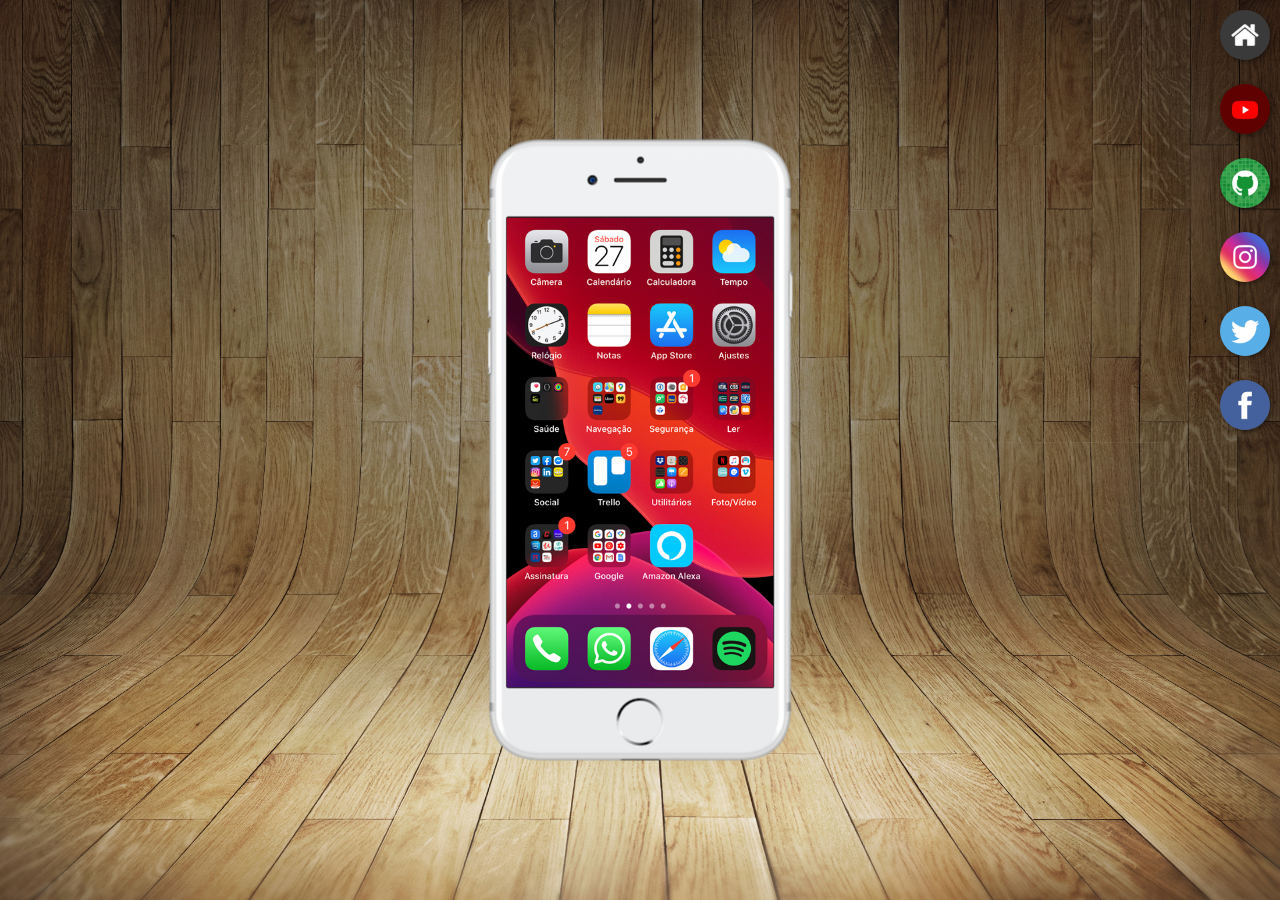
<file: index.html>
<!DOCTYPE html>
<html lang="pt-BR">
<head>
  <meta charset="UTF-8">
  <meta name="viewport" content="width=device-width, initial-scale=1.0">
  <link rel="shortcut icon" href="favicon.ico" type="image/x-icon">
  <link rel="stylesheet" href="estilos/style.css">
  <title>Projeto Redes Sociais</title>
</head>
<body>
  <main>
    <section id="telefone">
      <iframe src="home.html" name="tela" id="tela" frameborder="0">
        Seu navegador não é compativel com isso.
      </iframe>
    </section>
    <section id="redes-sociais">
      <a href="home.html" target="tela" ><img src="imagens/logo-home.jpg" alt="icones de redes sociais"></a><br>
      <a href="youtube.html" target="tela" ><img src="imagens/logo-youtube.jpg" alt="icones de redes sociais"></a><br>
      <a href="github.html" target="tela" ><img src="imagens/logo-github.jpg" alt="icones de redes sociais"></a><br>
      <a href="instagram.html" target="tela" ><img src="imagens/logo-instagram.jpg" alt="icones de redes sociais"></a><br>
      <a href="x.html" target="tela" ><img src="imagens/logo-twitter.jpg" alt="icones de redes sociais"></a><br>
      <a href="facebook.html" target="tela" ><img src="imagens/logo-facebook.jpg" alt="icones de redes sociais"></a><br>
    </section>
  </main>
</body>
</html>
</file>
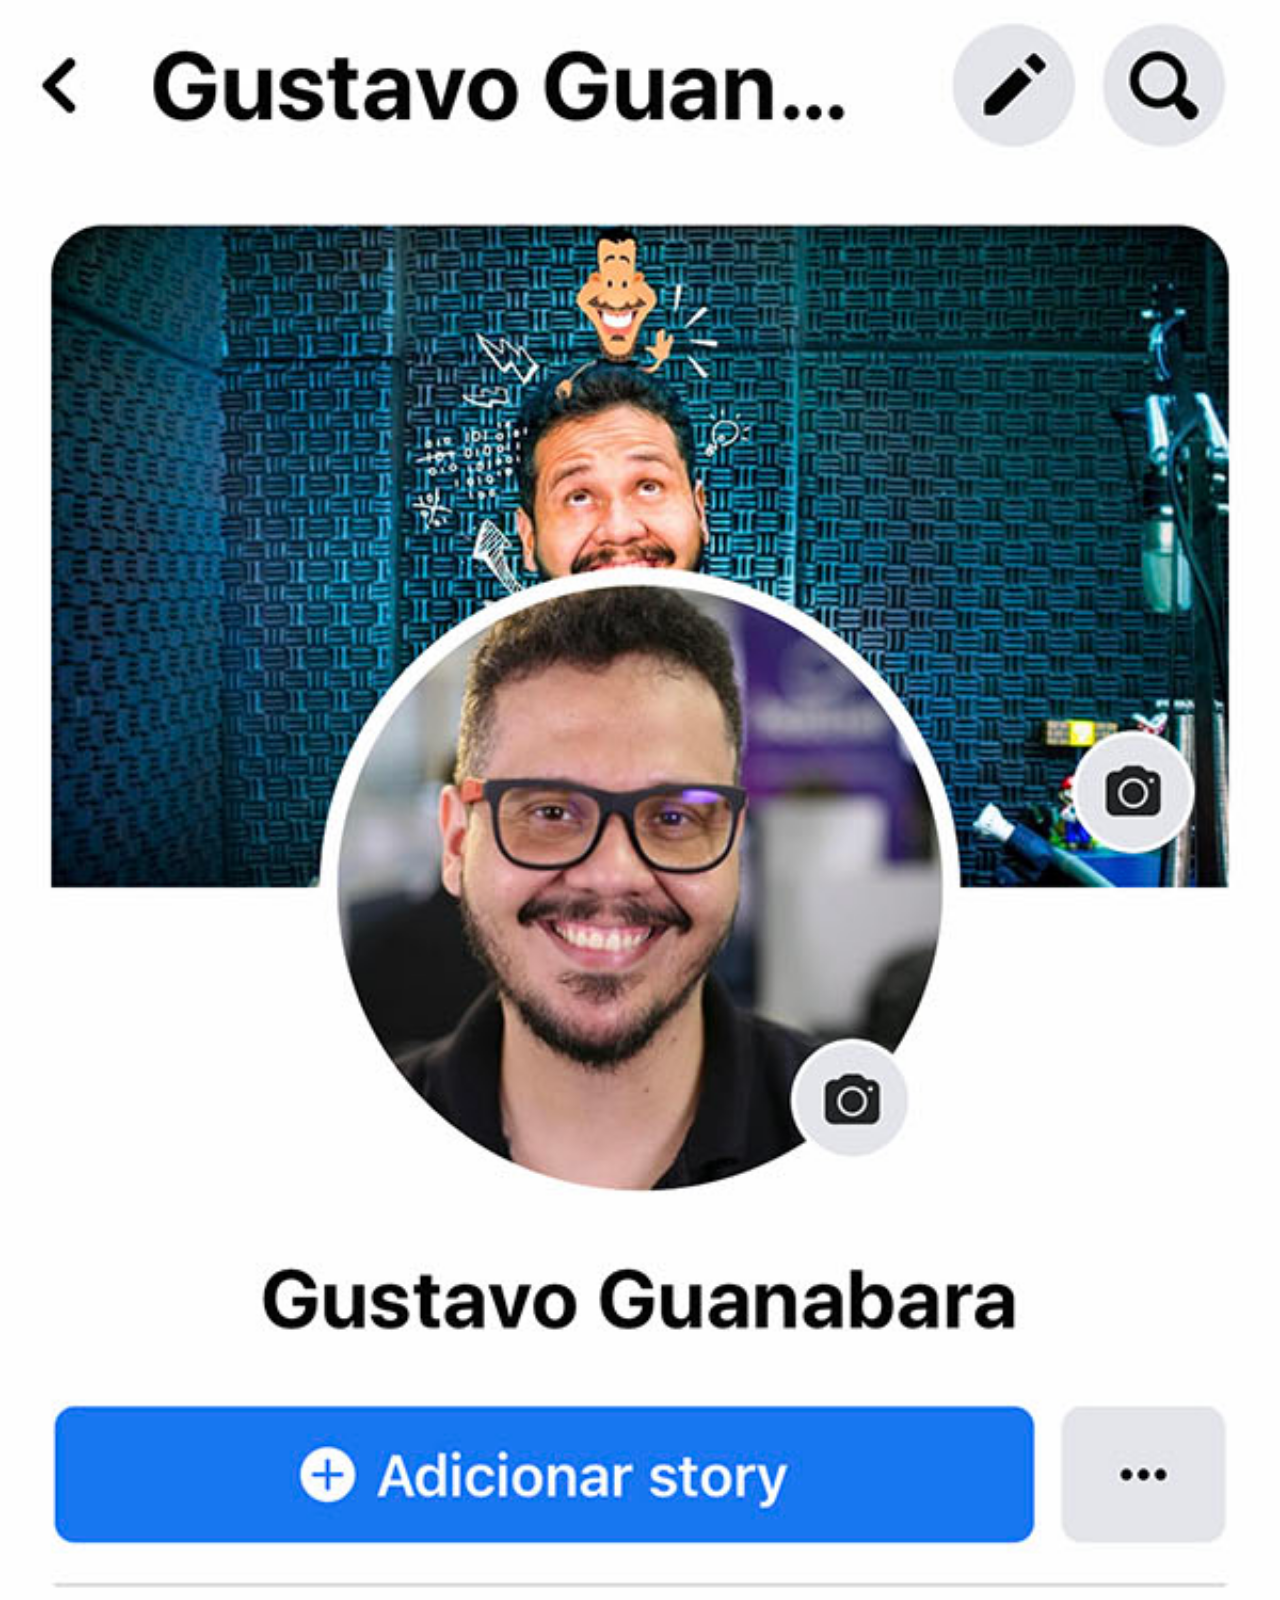
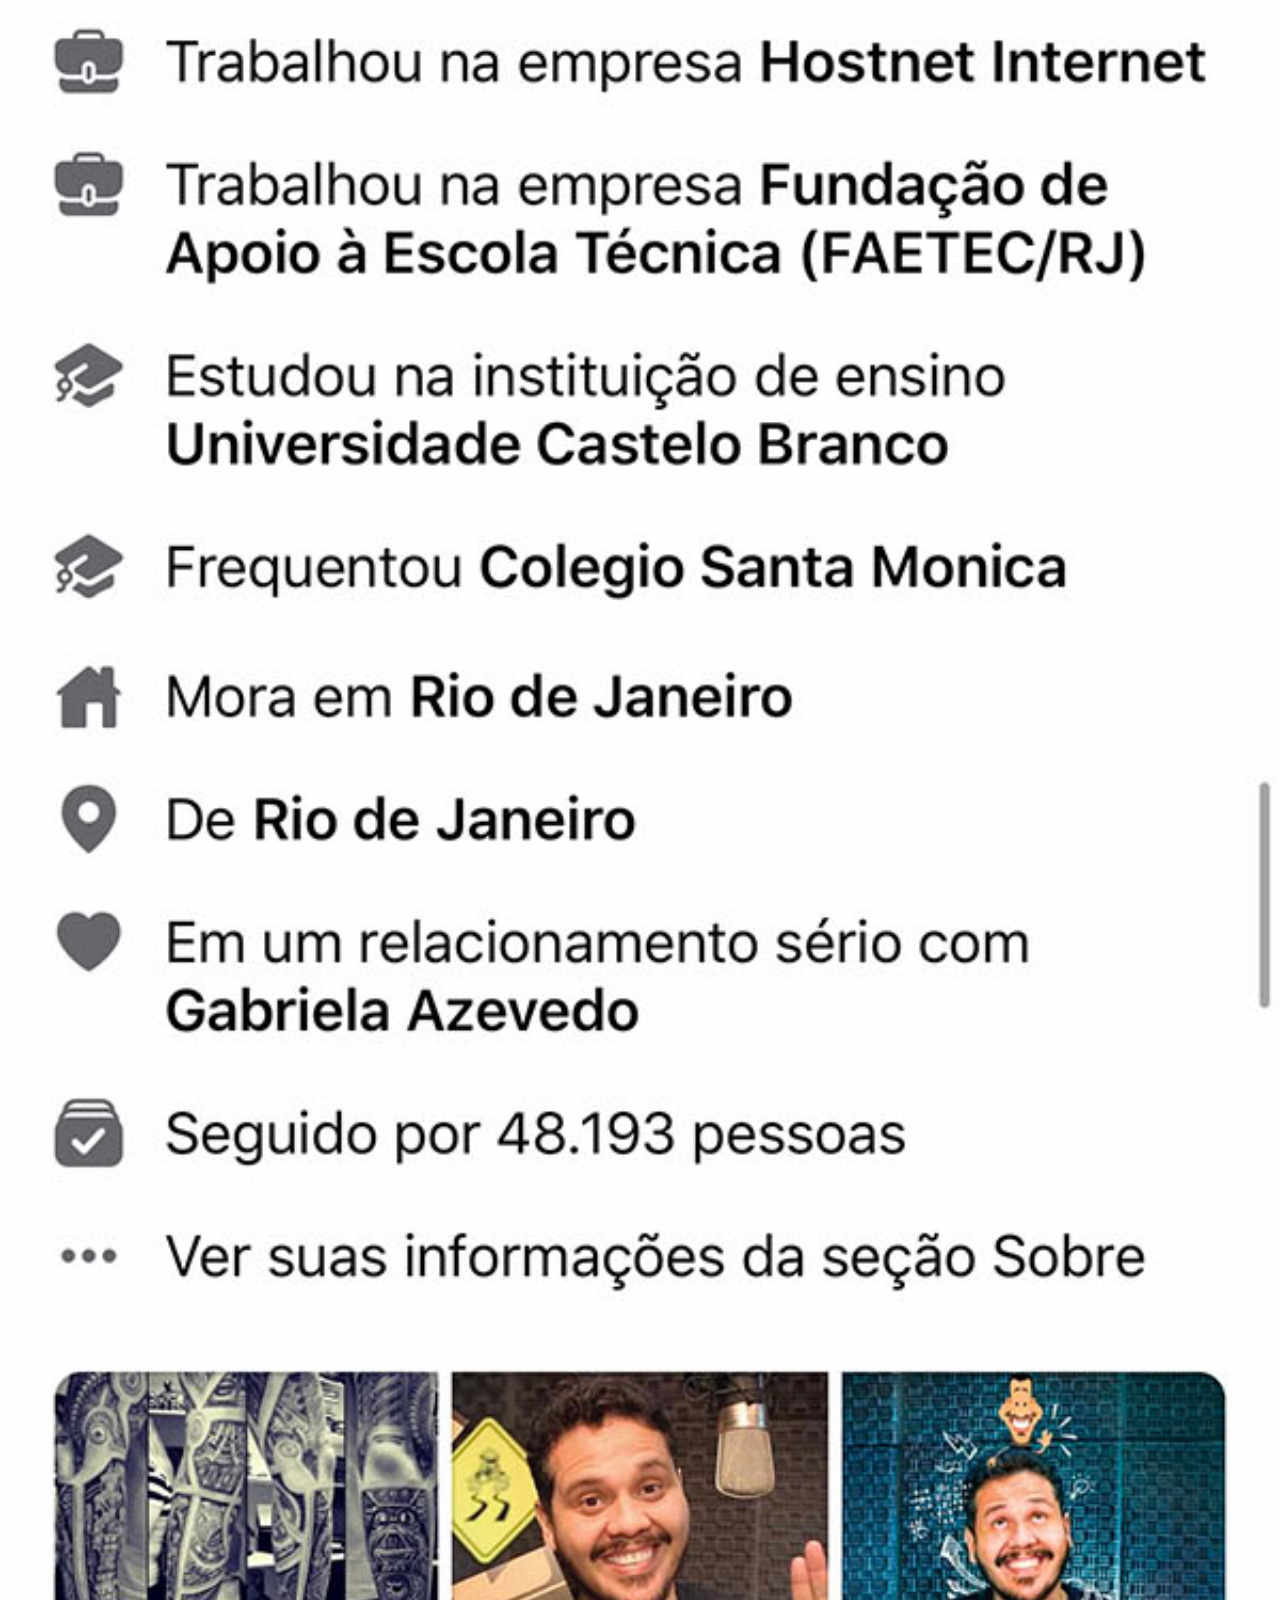
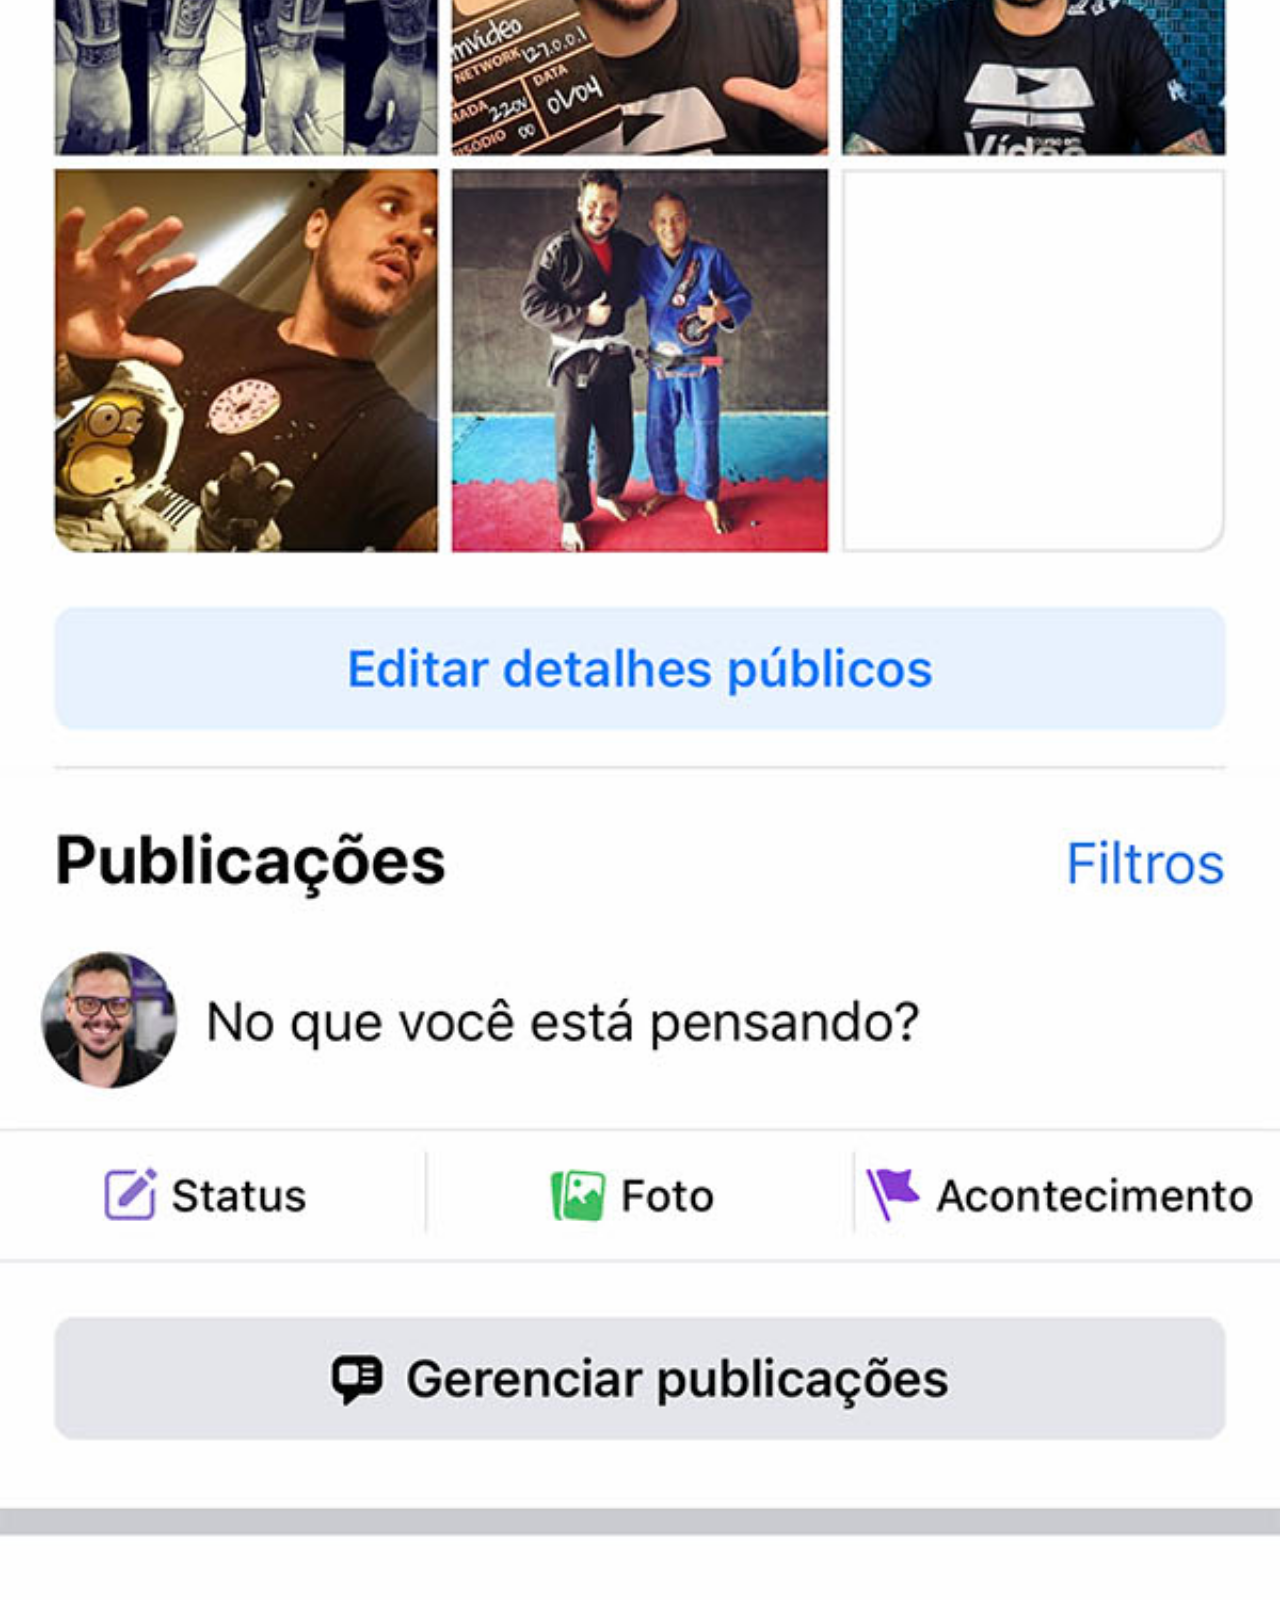
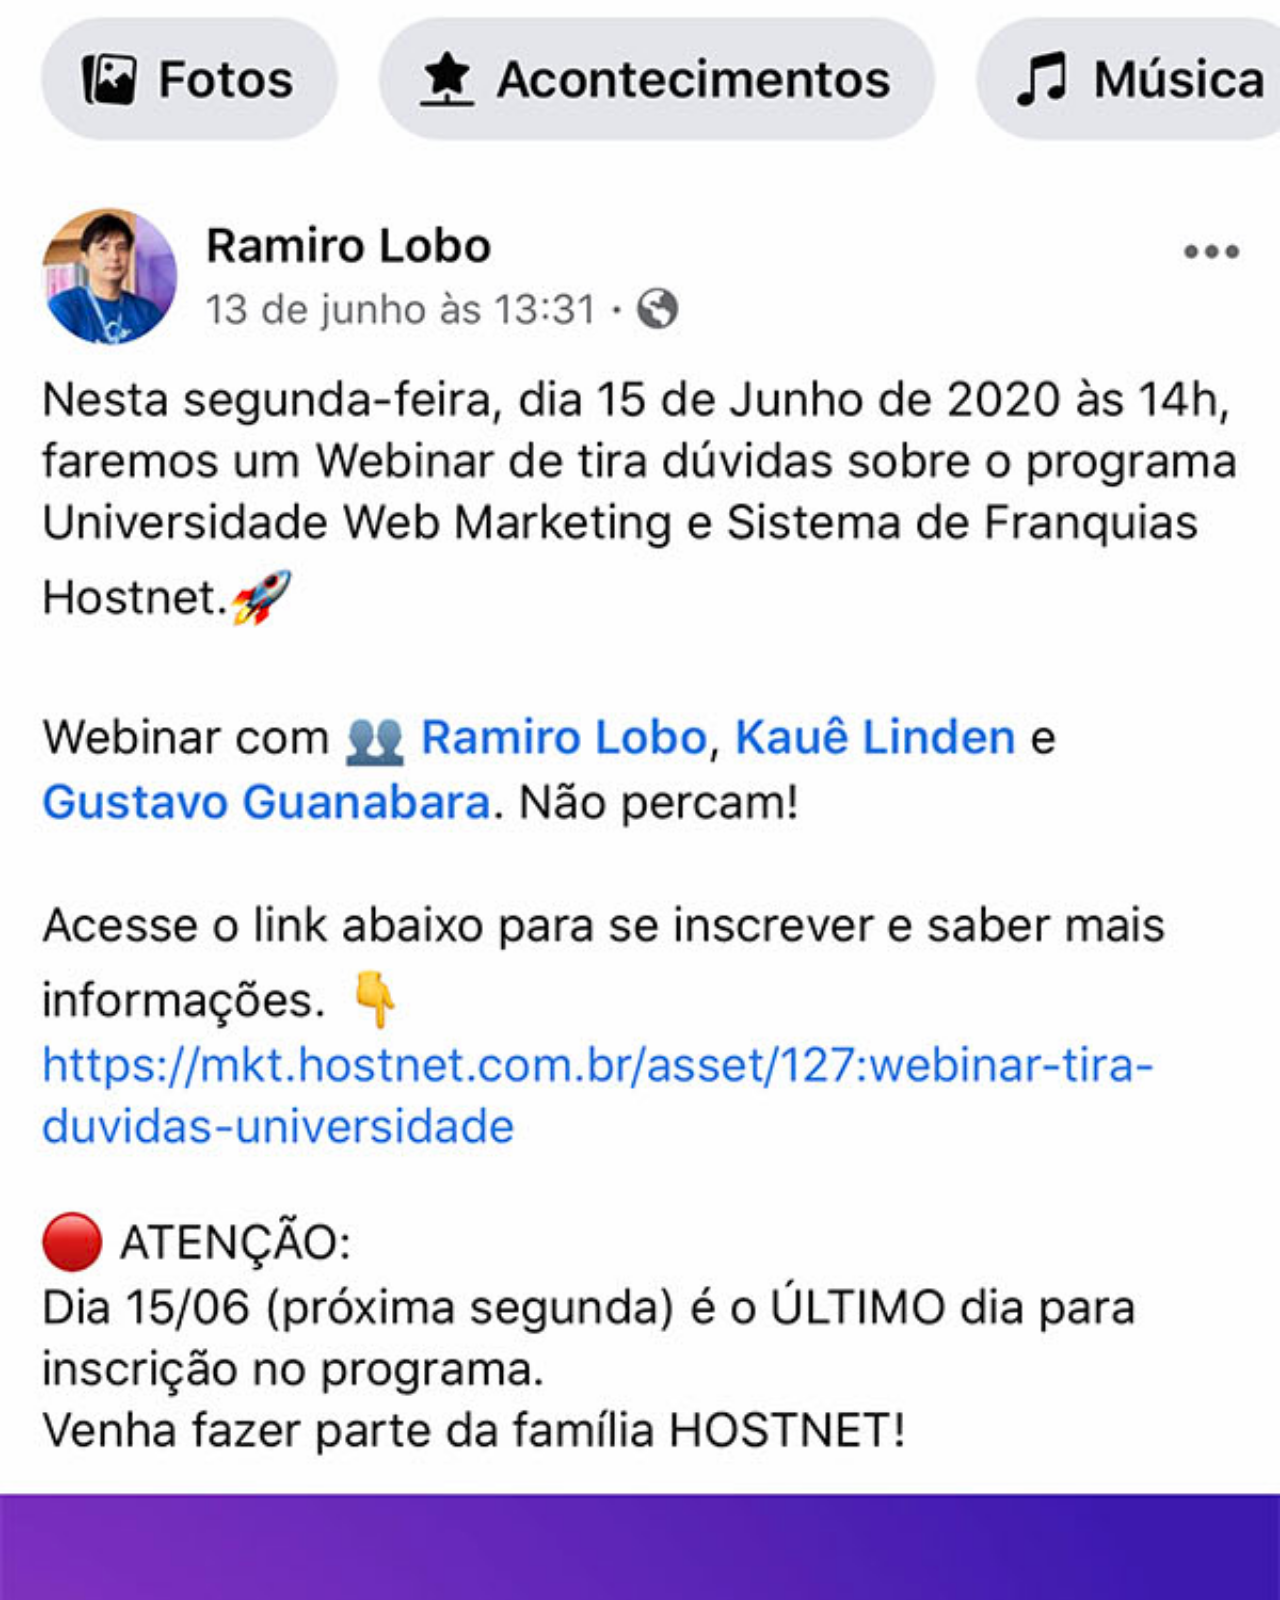
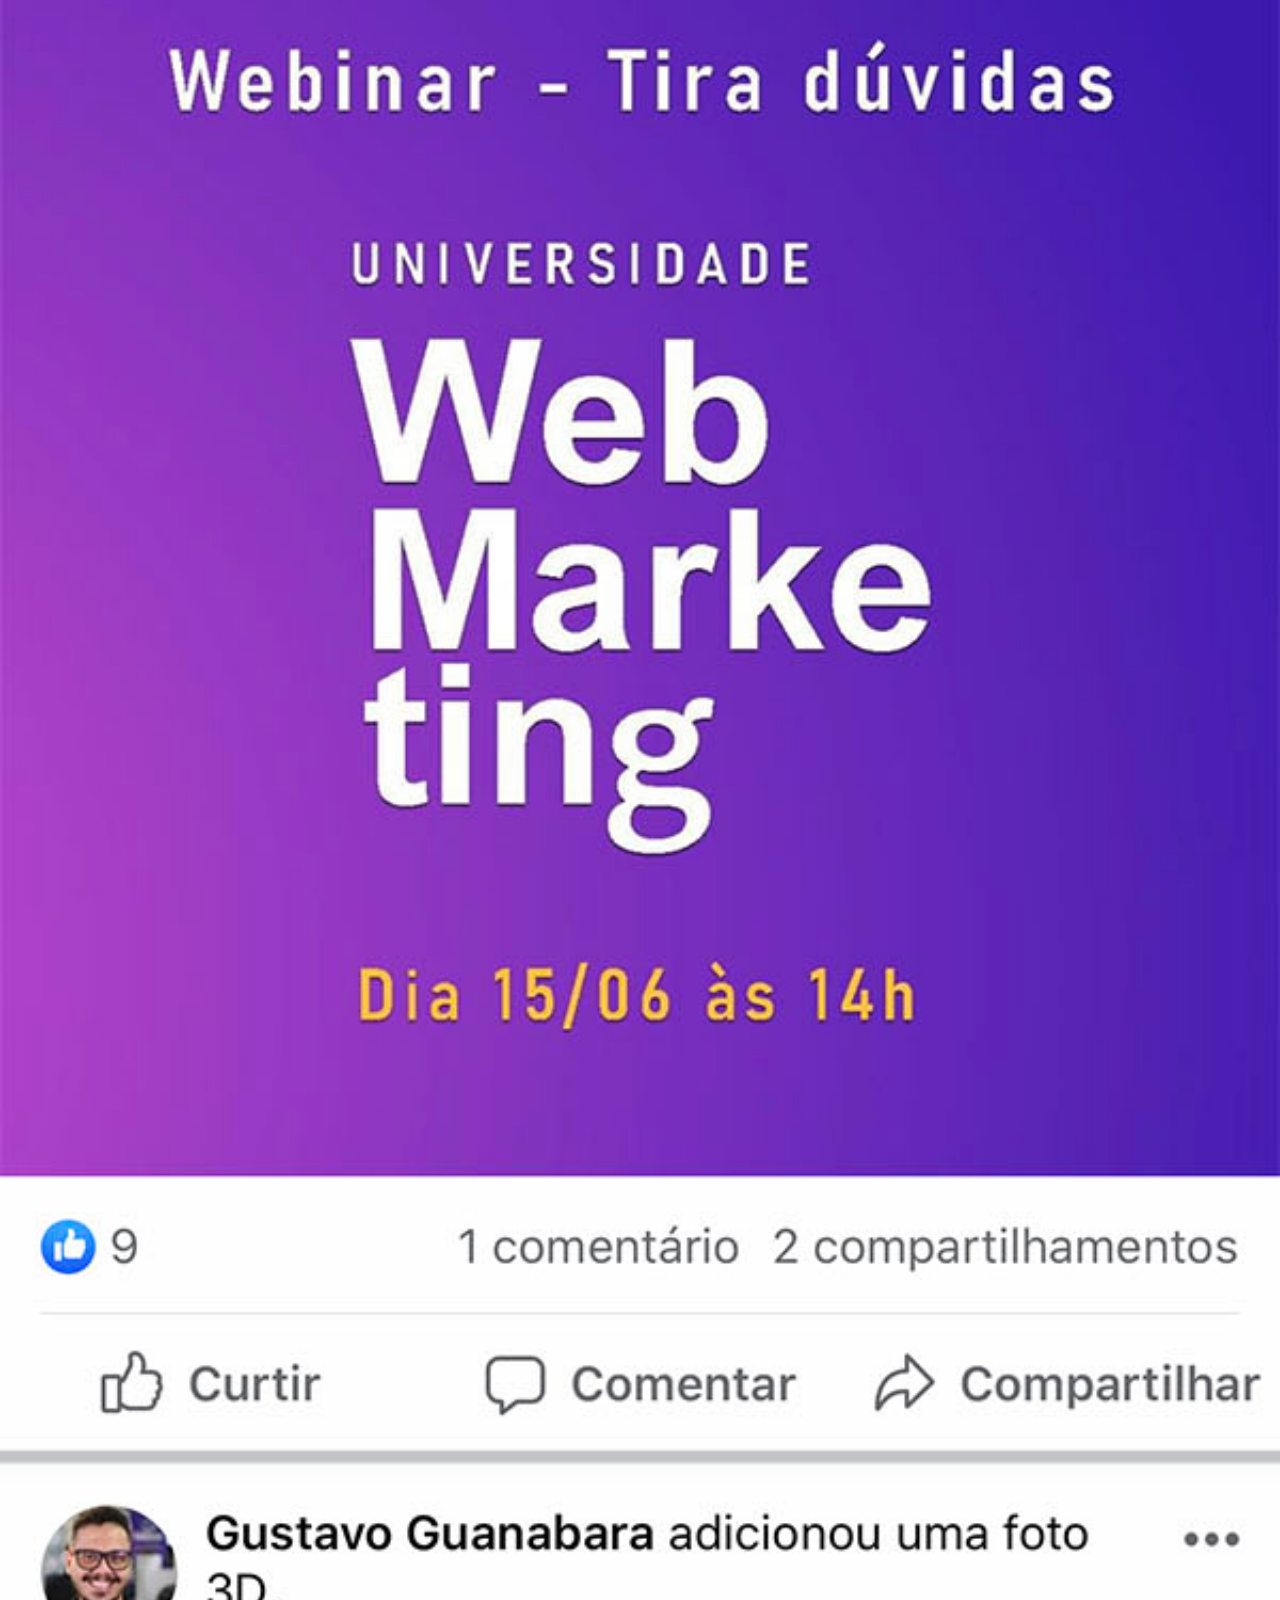
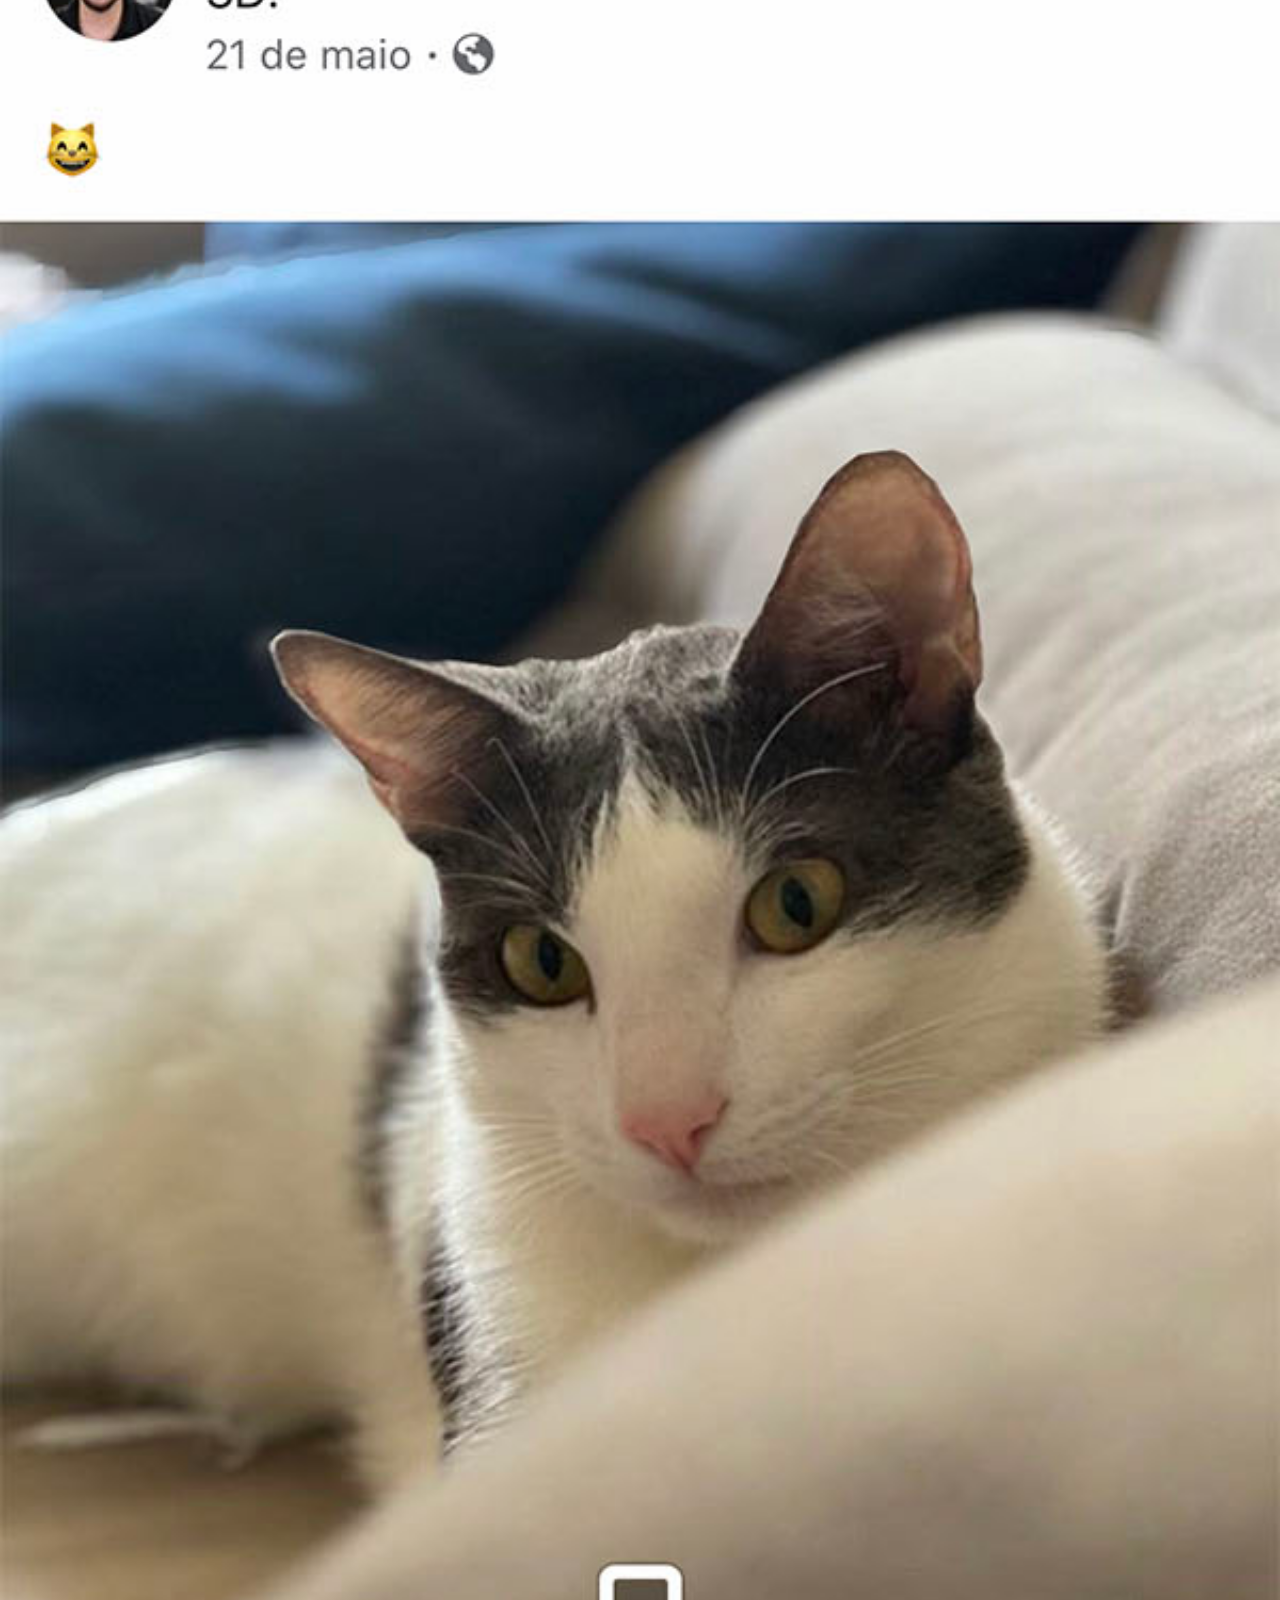
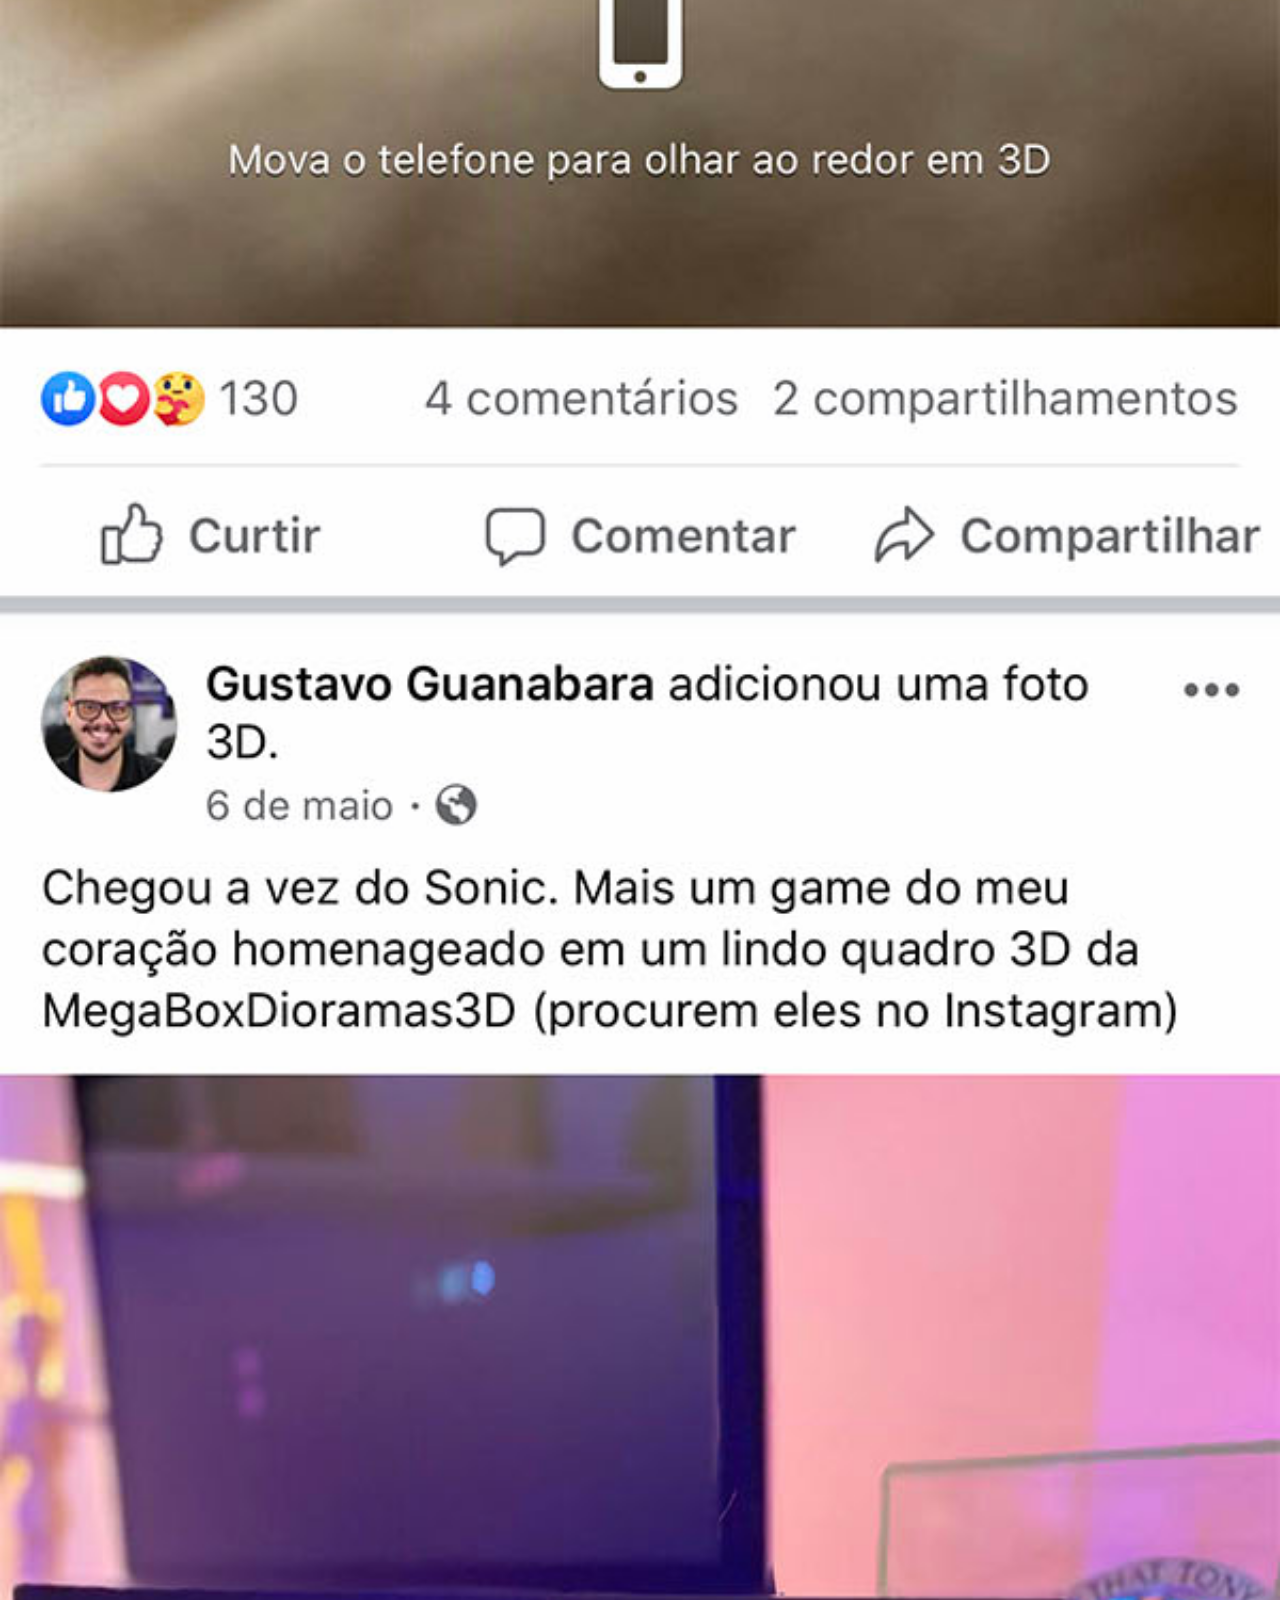
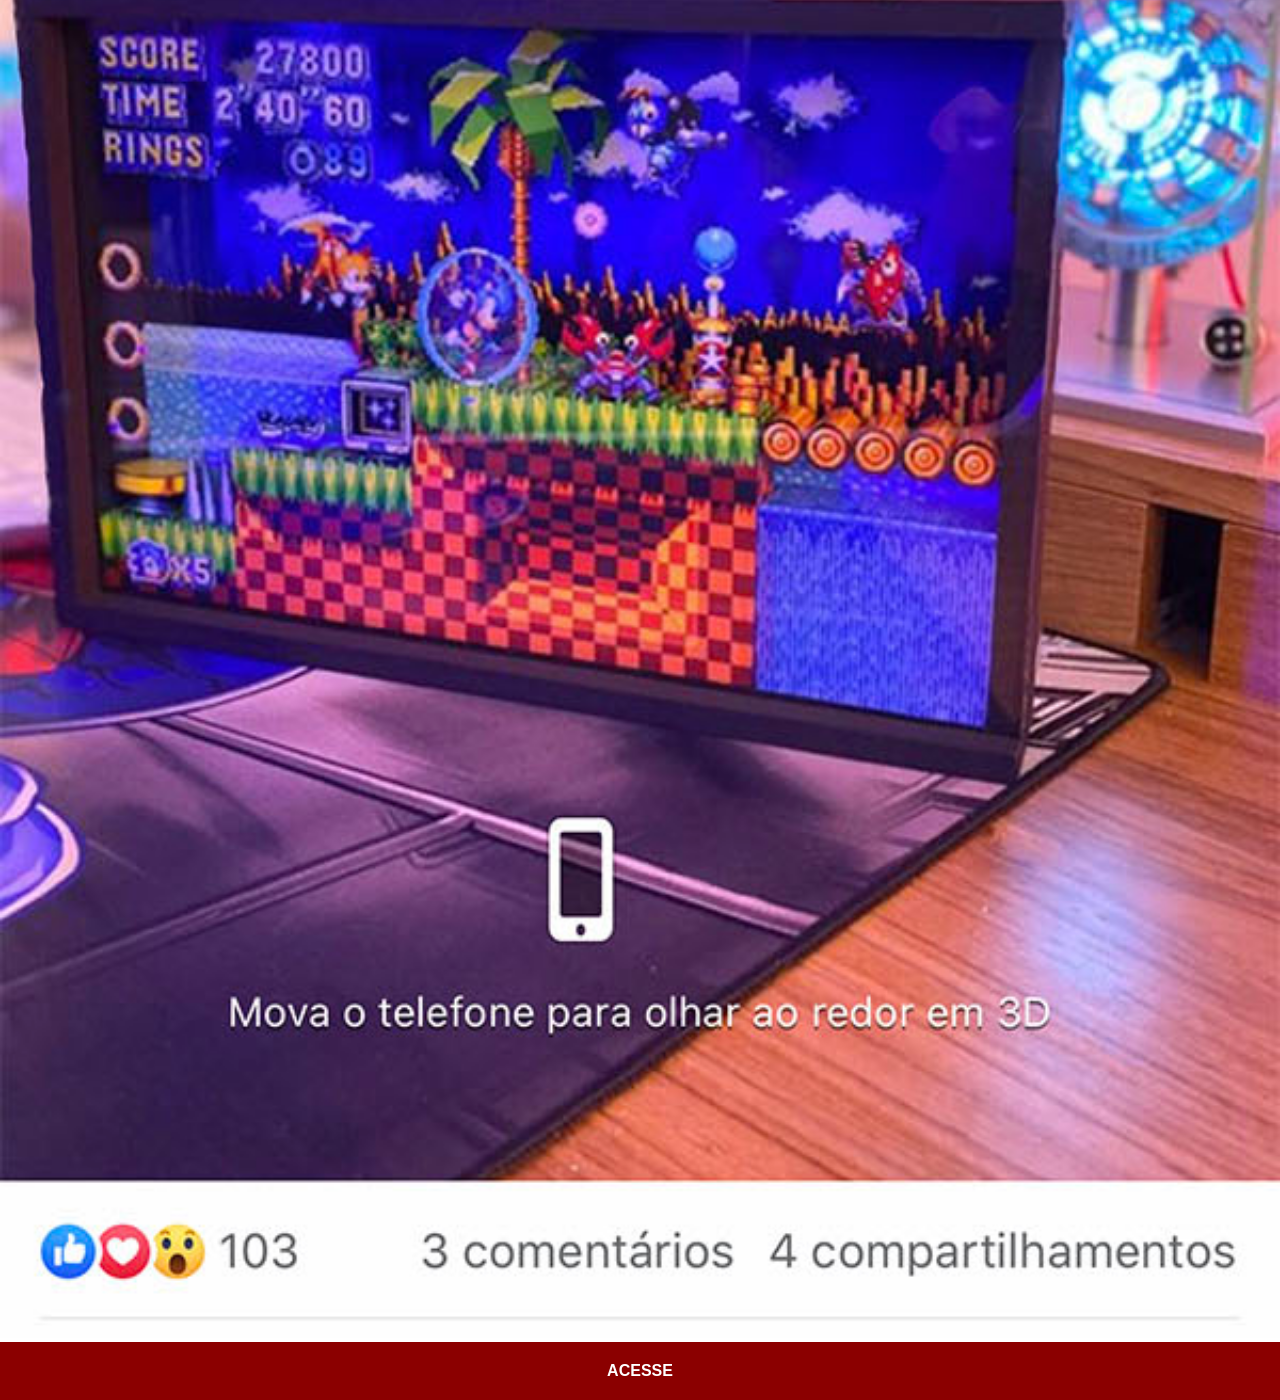
<file: facebook.html>
<!DOCTYPE html>
<html lang="en">
<head>
  <meta charset="UTF-8">
  <meta name="viewport" content="width=device-width, initial-scale=1.0">
  <link rel="stylesheet" href="estilos/social.css">
  <title>Document</title>
</head>
<body>
  <img src="imagens/tela-facebook.jpg" alt="facebook">
  <a href="https://www.facebook.com/gustavoguanabara/?locale=pt_BR" target="_blank">ACESSE</a>
</body>
</html>
</file>
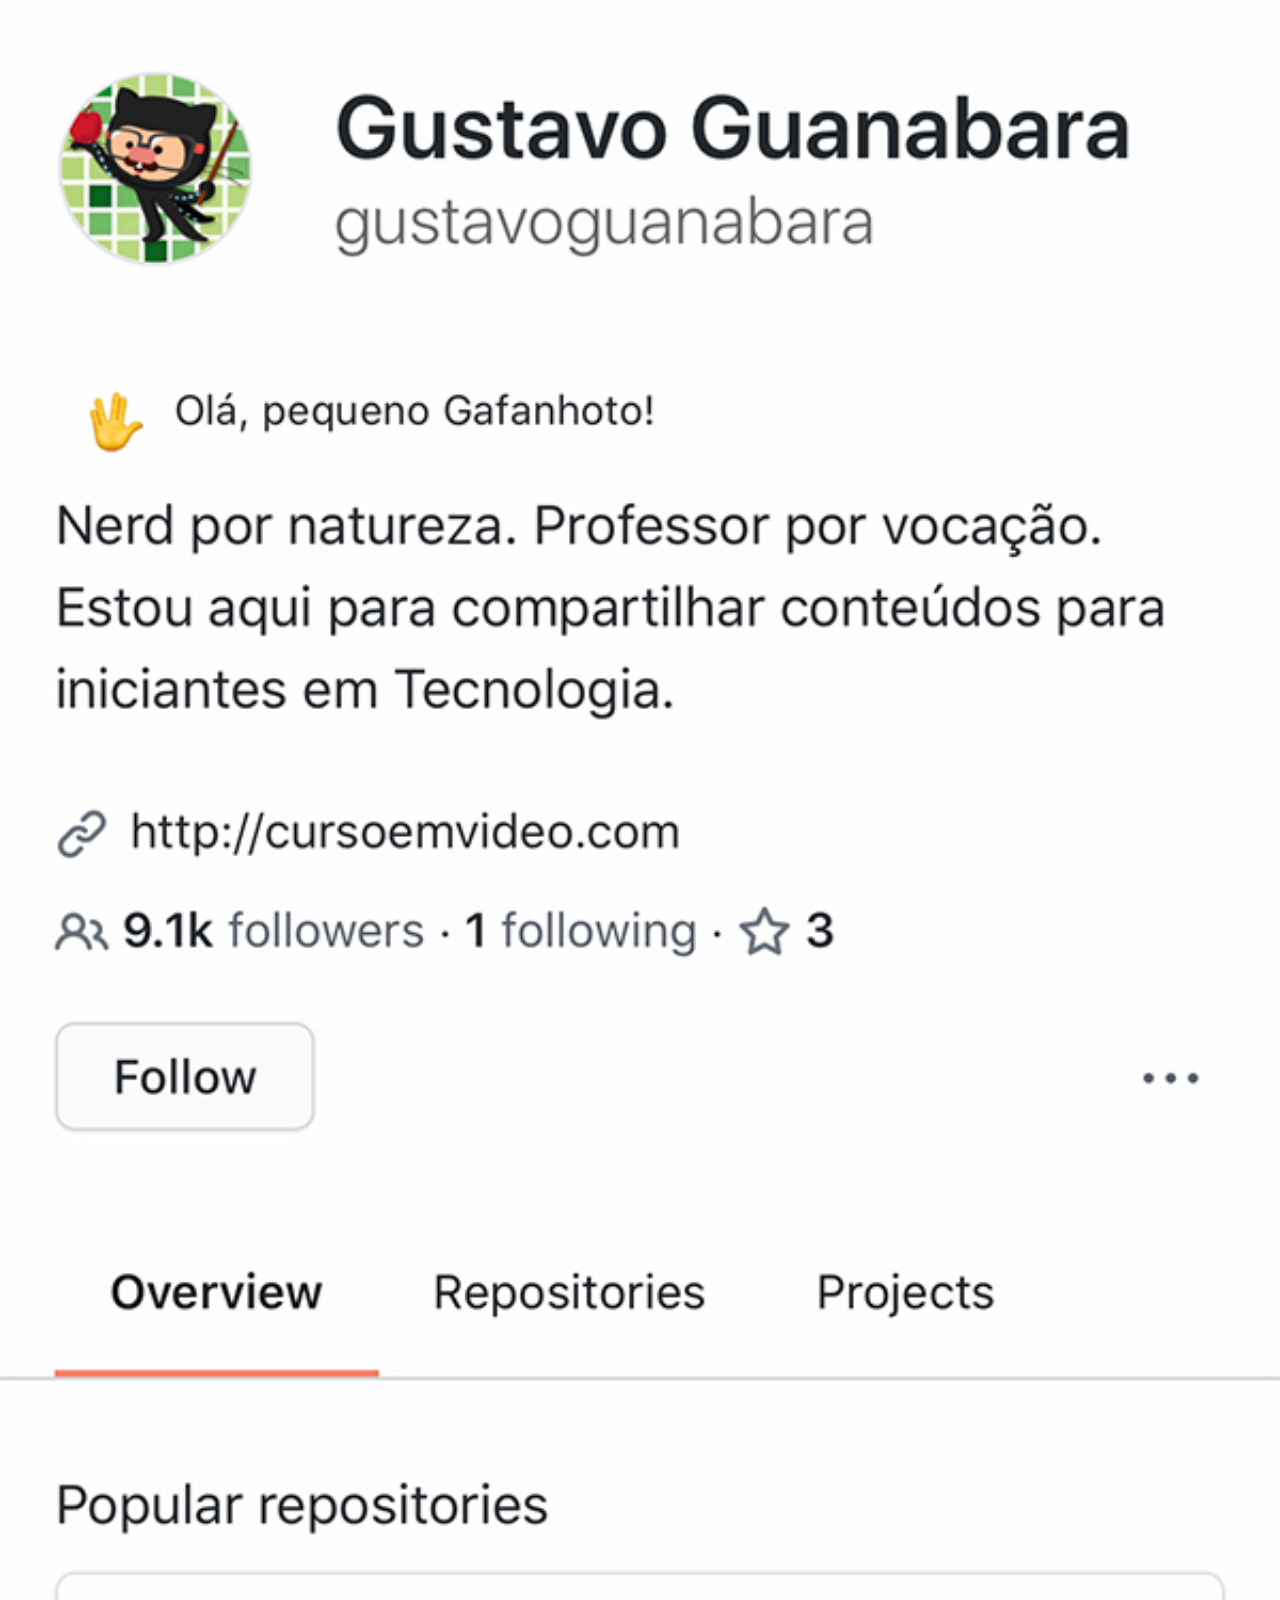
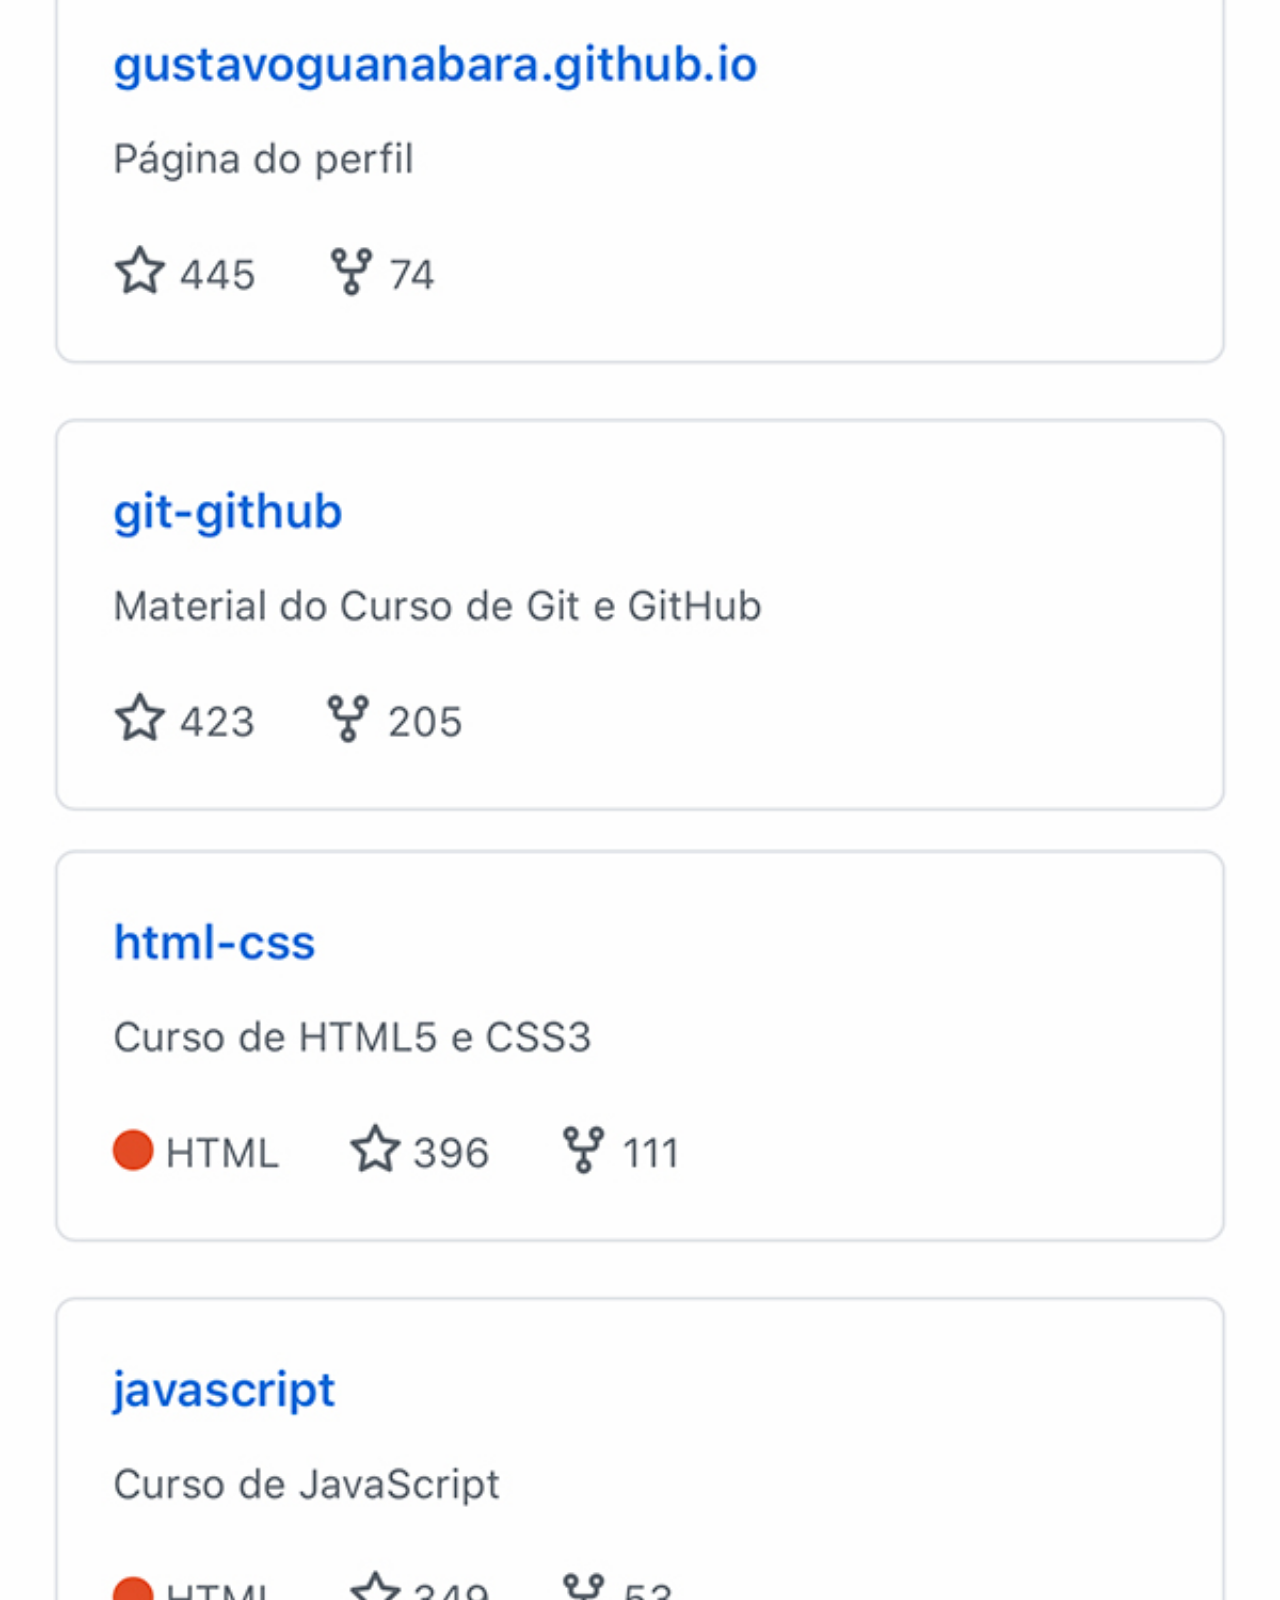
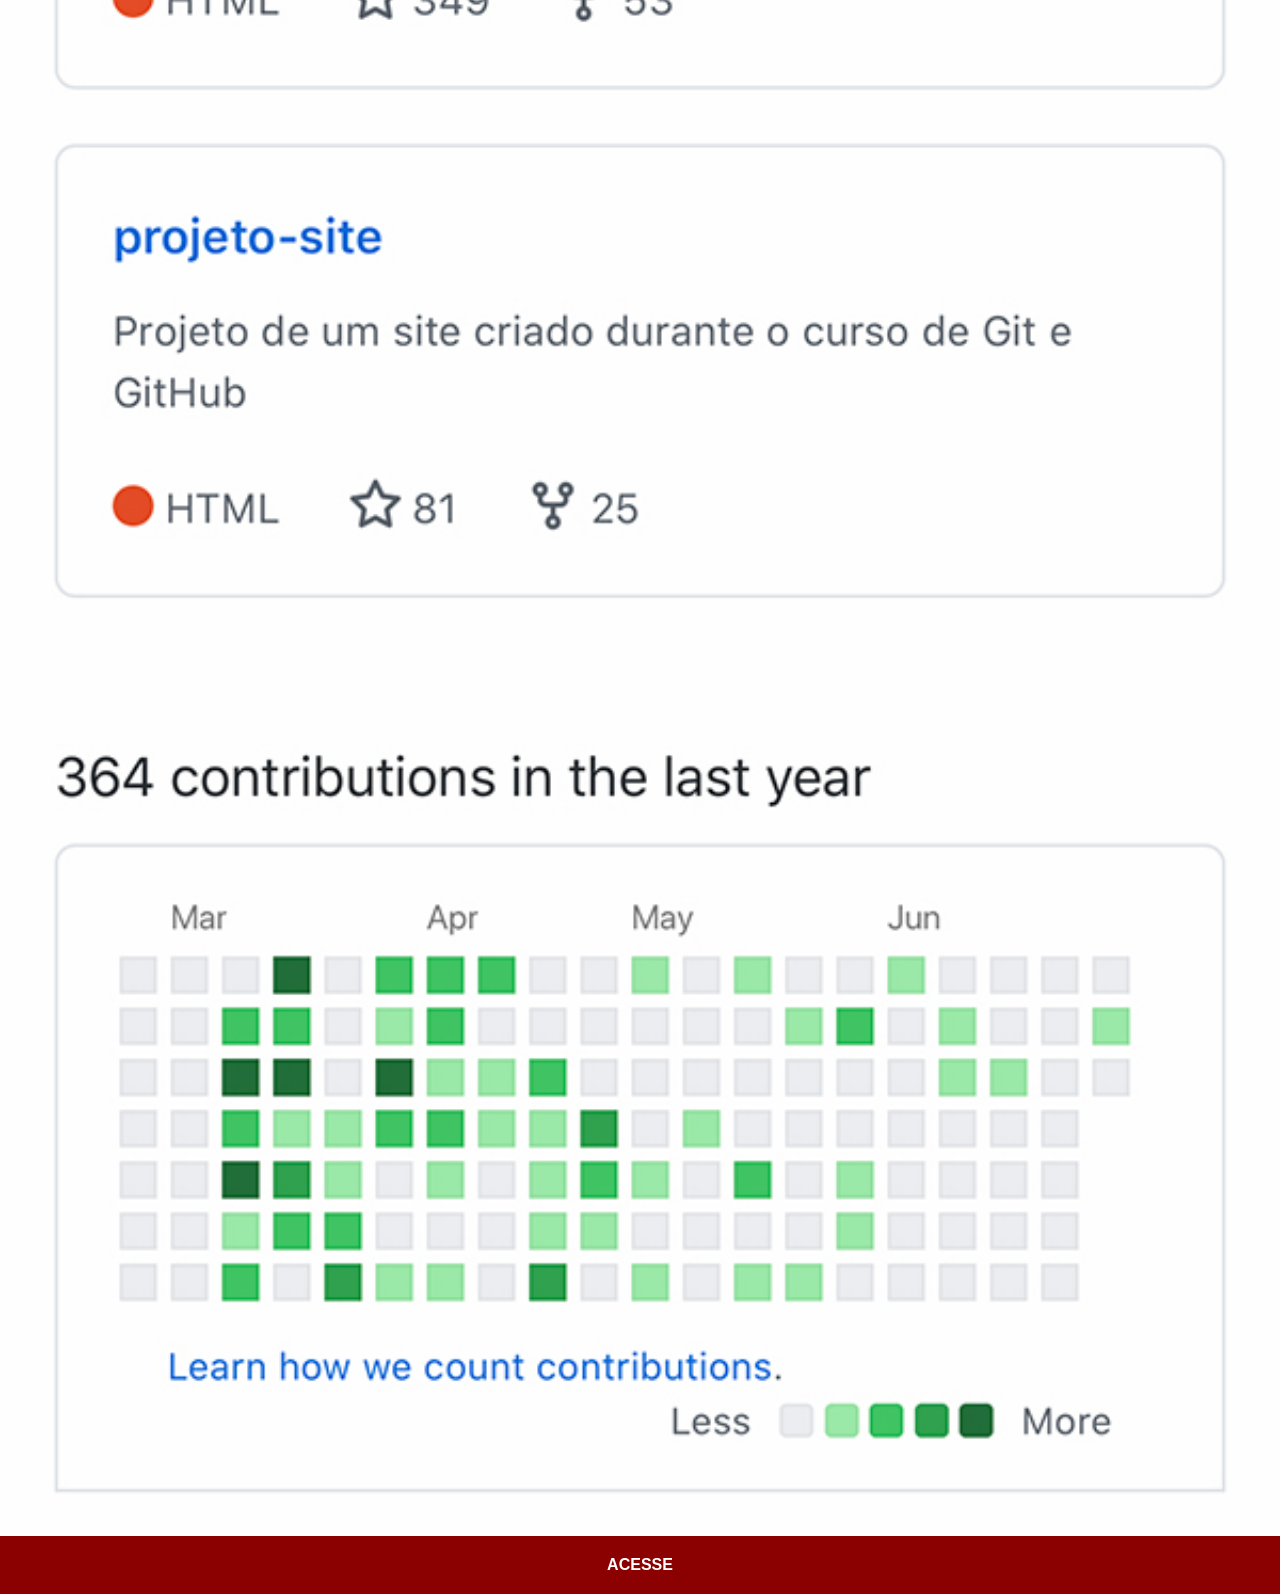
<file: github.html>
<!DOCTYPE html>
<html lang="pt-BR">
<head>
  <meta charset="UTF-8">
  <meta name="viewport" content="width=device-width, initial-scale=1.0">
  <link rel="stylesheet" href="estilos/social.css">
  <title>GitHub</title>
</head>
<body>
  <img src="imagens/tela-github.jpg" alt="">
  <a href="https://github.com/gustavoguanabara" target="_blank">ACESSE</a>
</body>
</html>
</file>
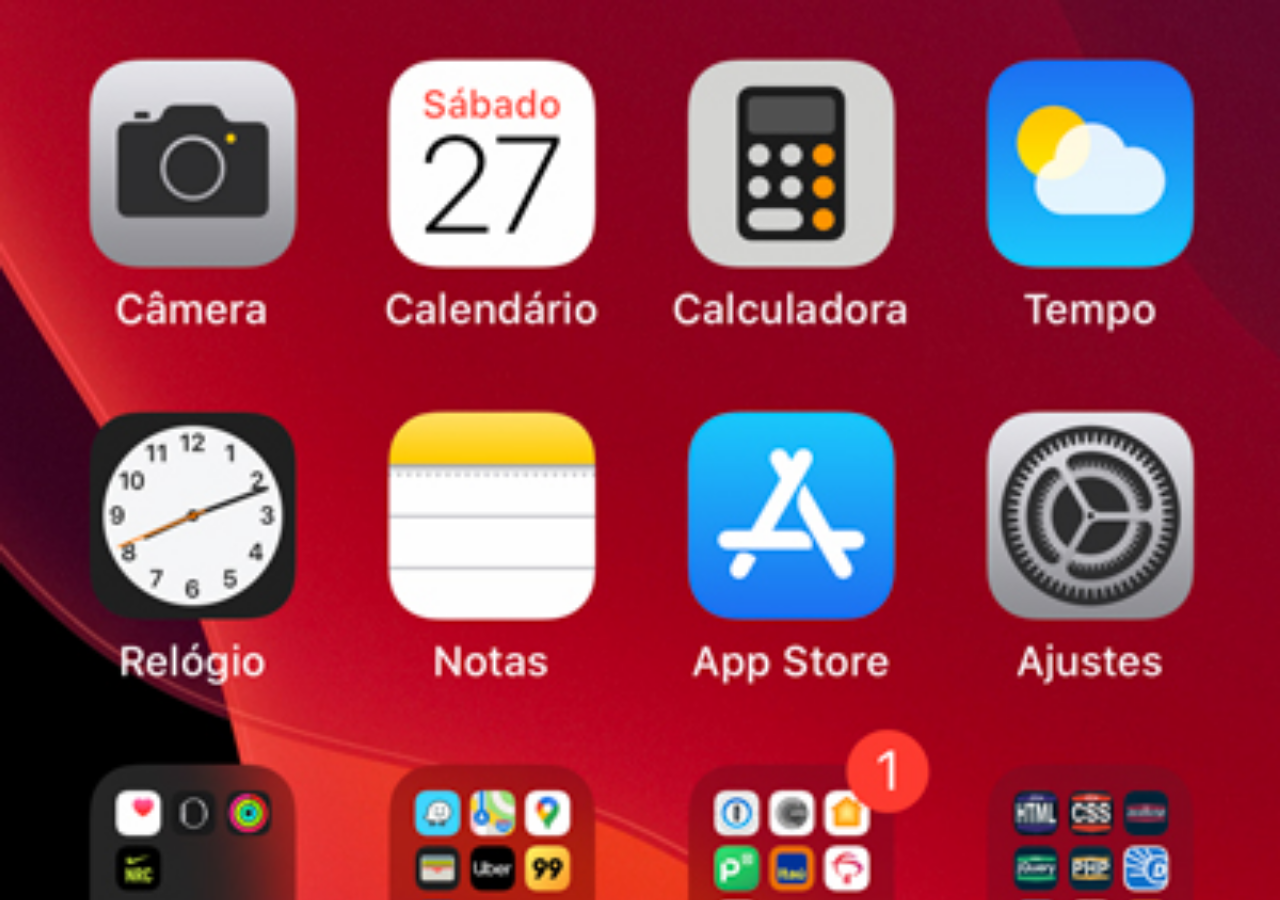
<file: home.html>
<!DOCTYPE html>
<html lang="pt-BR">
<head>
  <meta charset="UTF-8">
  <meta name="viewport" content="width=device-width, initial-scale=1.0">
  <title>Home</title>
  <style>
    * {
      margin: 0;
      padding: 0;
    }
    body {
      width: 100vw;
      height: 100vh;
      background: black url('imagens/tela-home.jpg') no-repeat top center;
      background-size: cover;
    }
  </style>
</head>
<body>
  
</body>
</html>
</file>
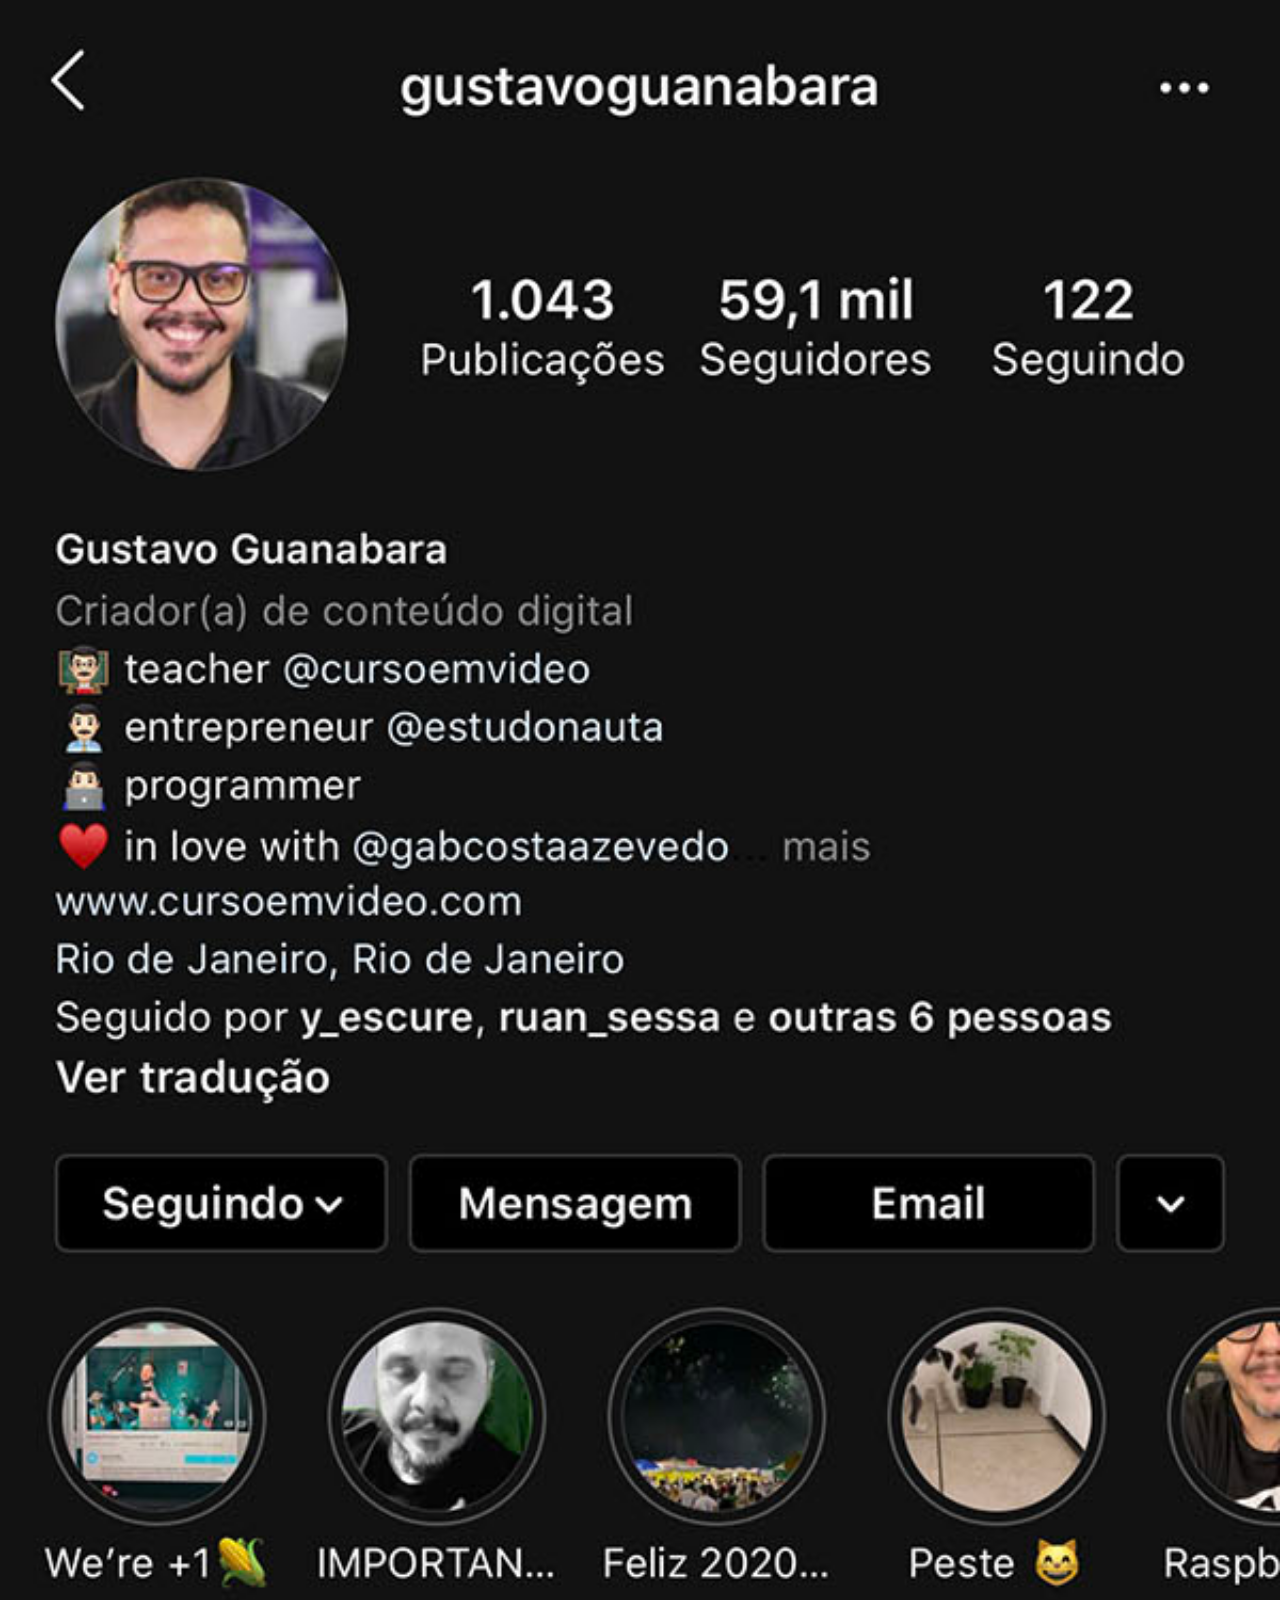
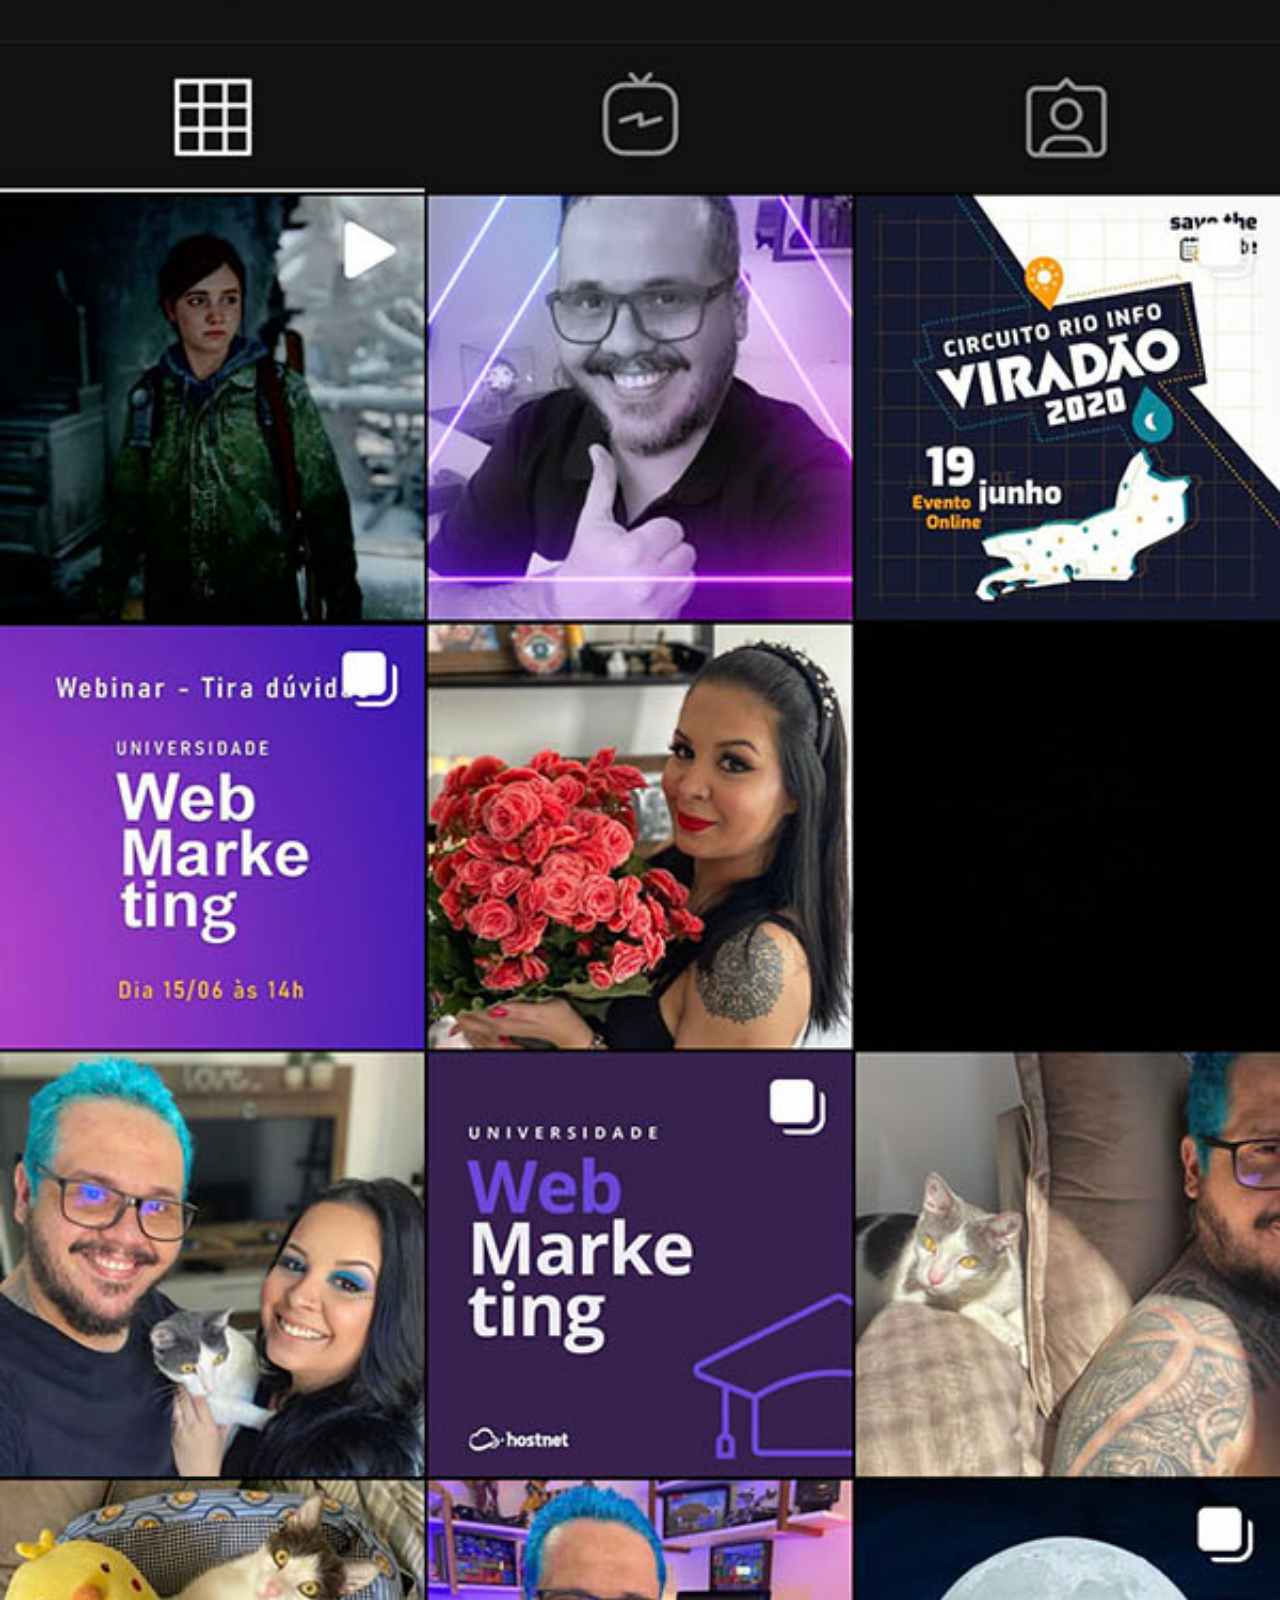
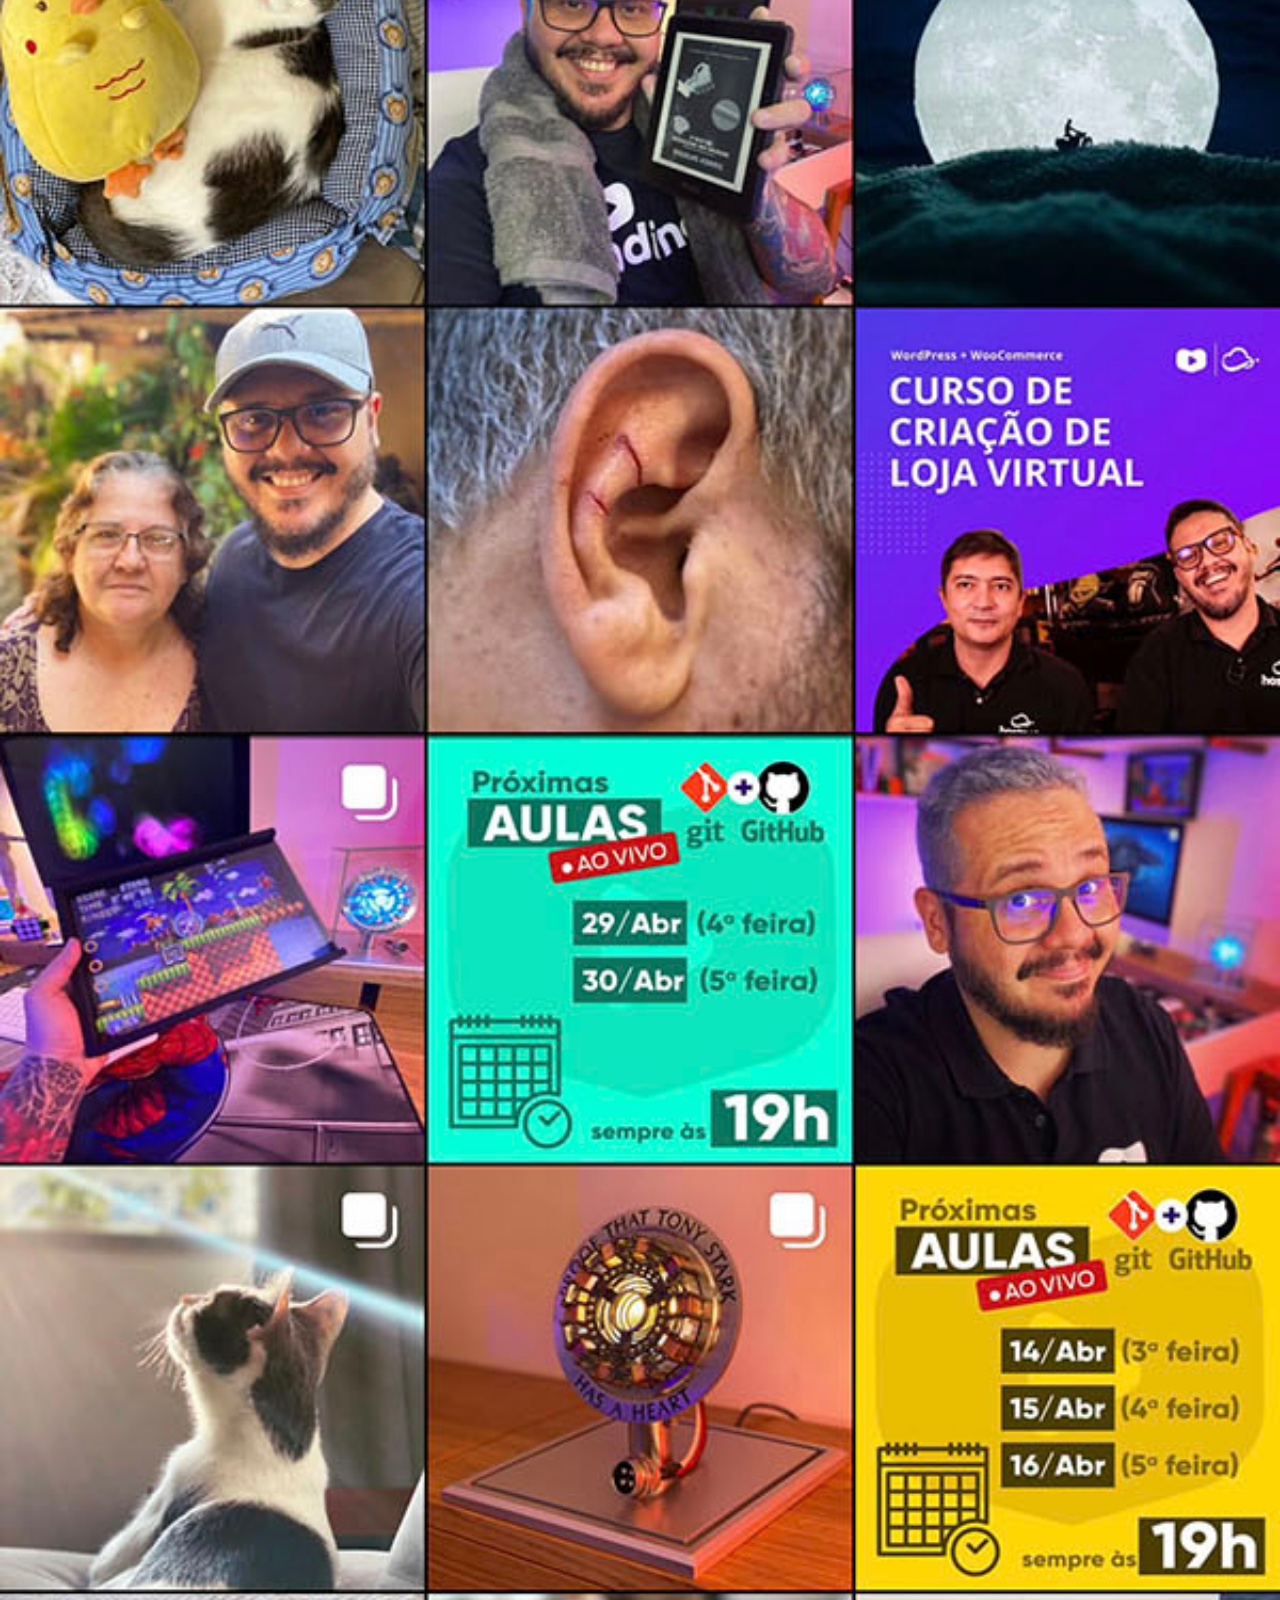
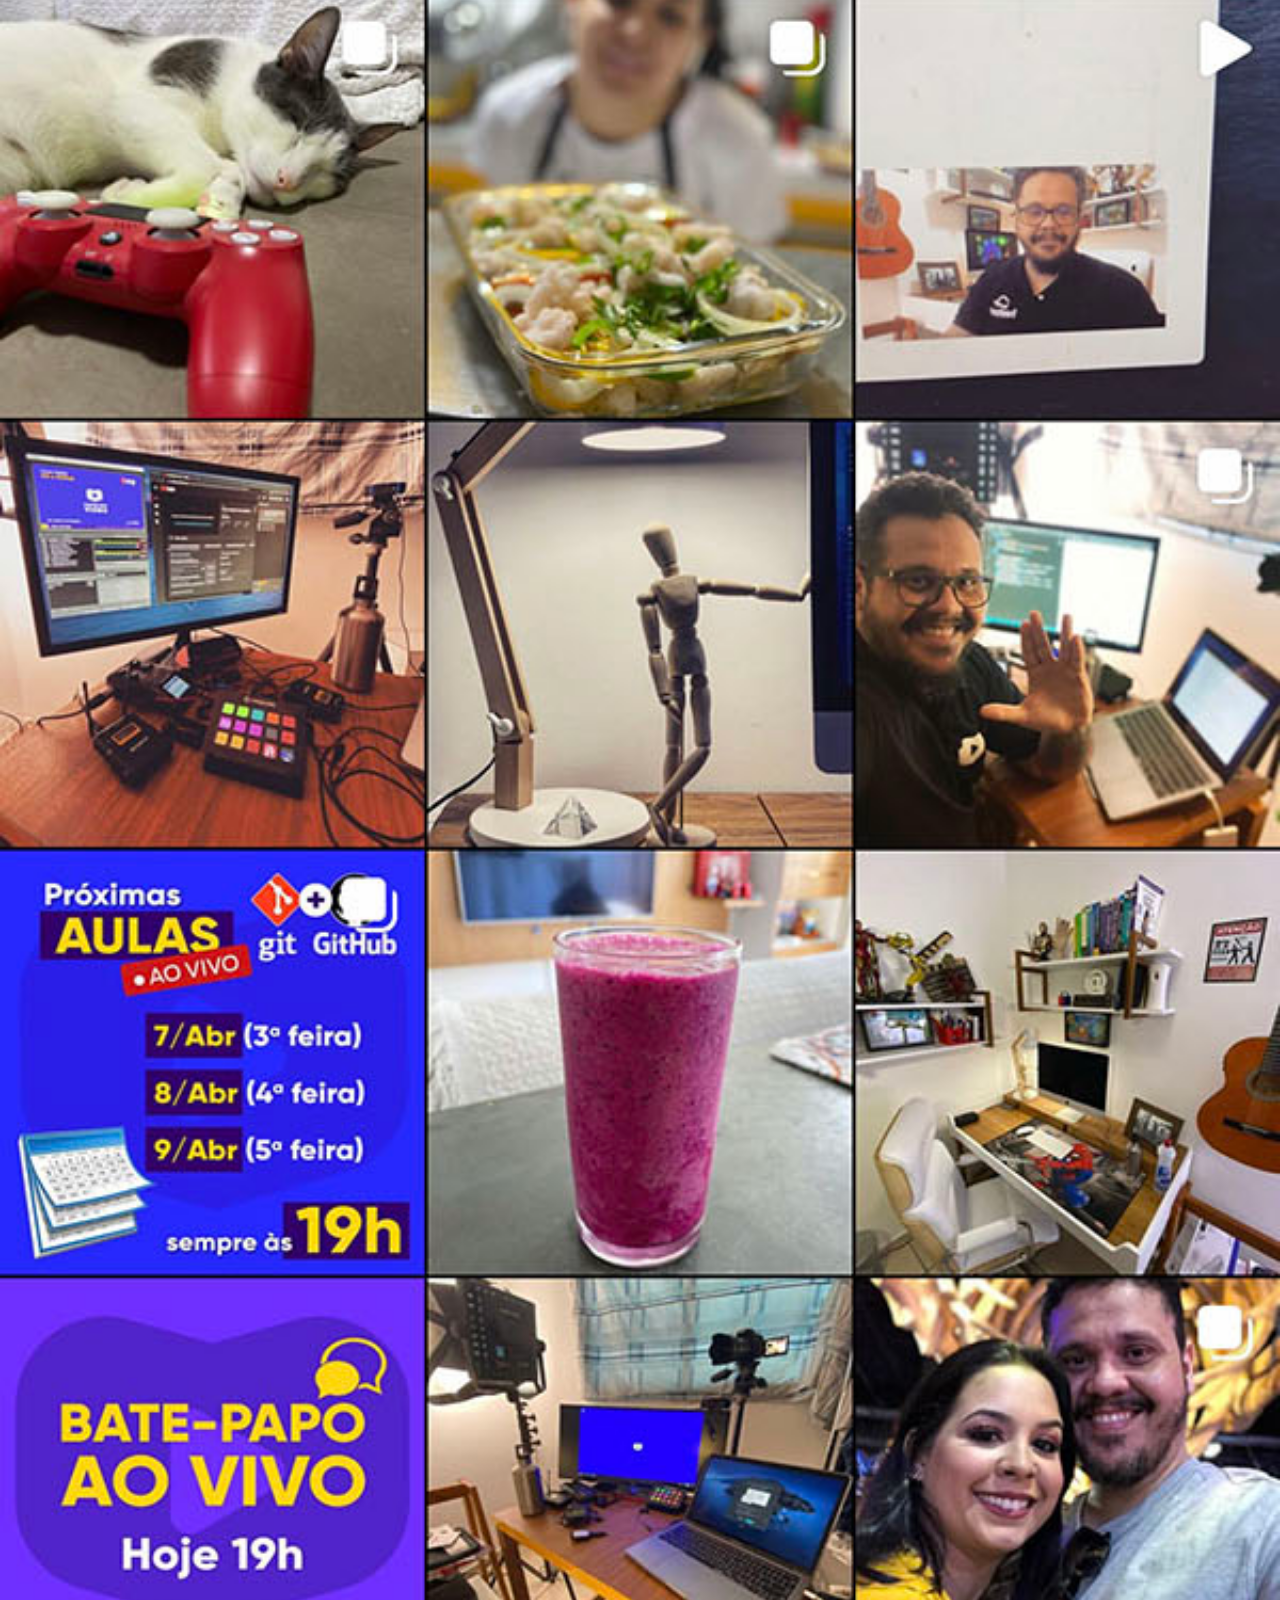
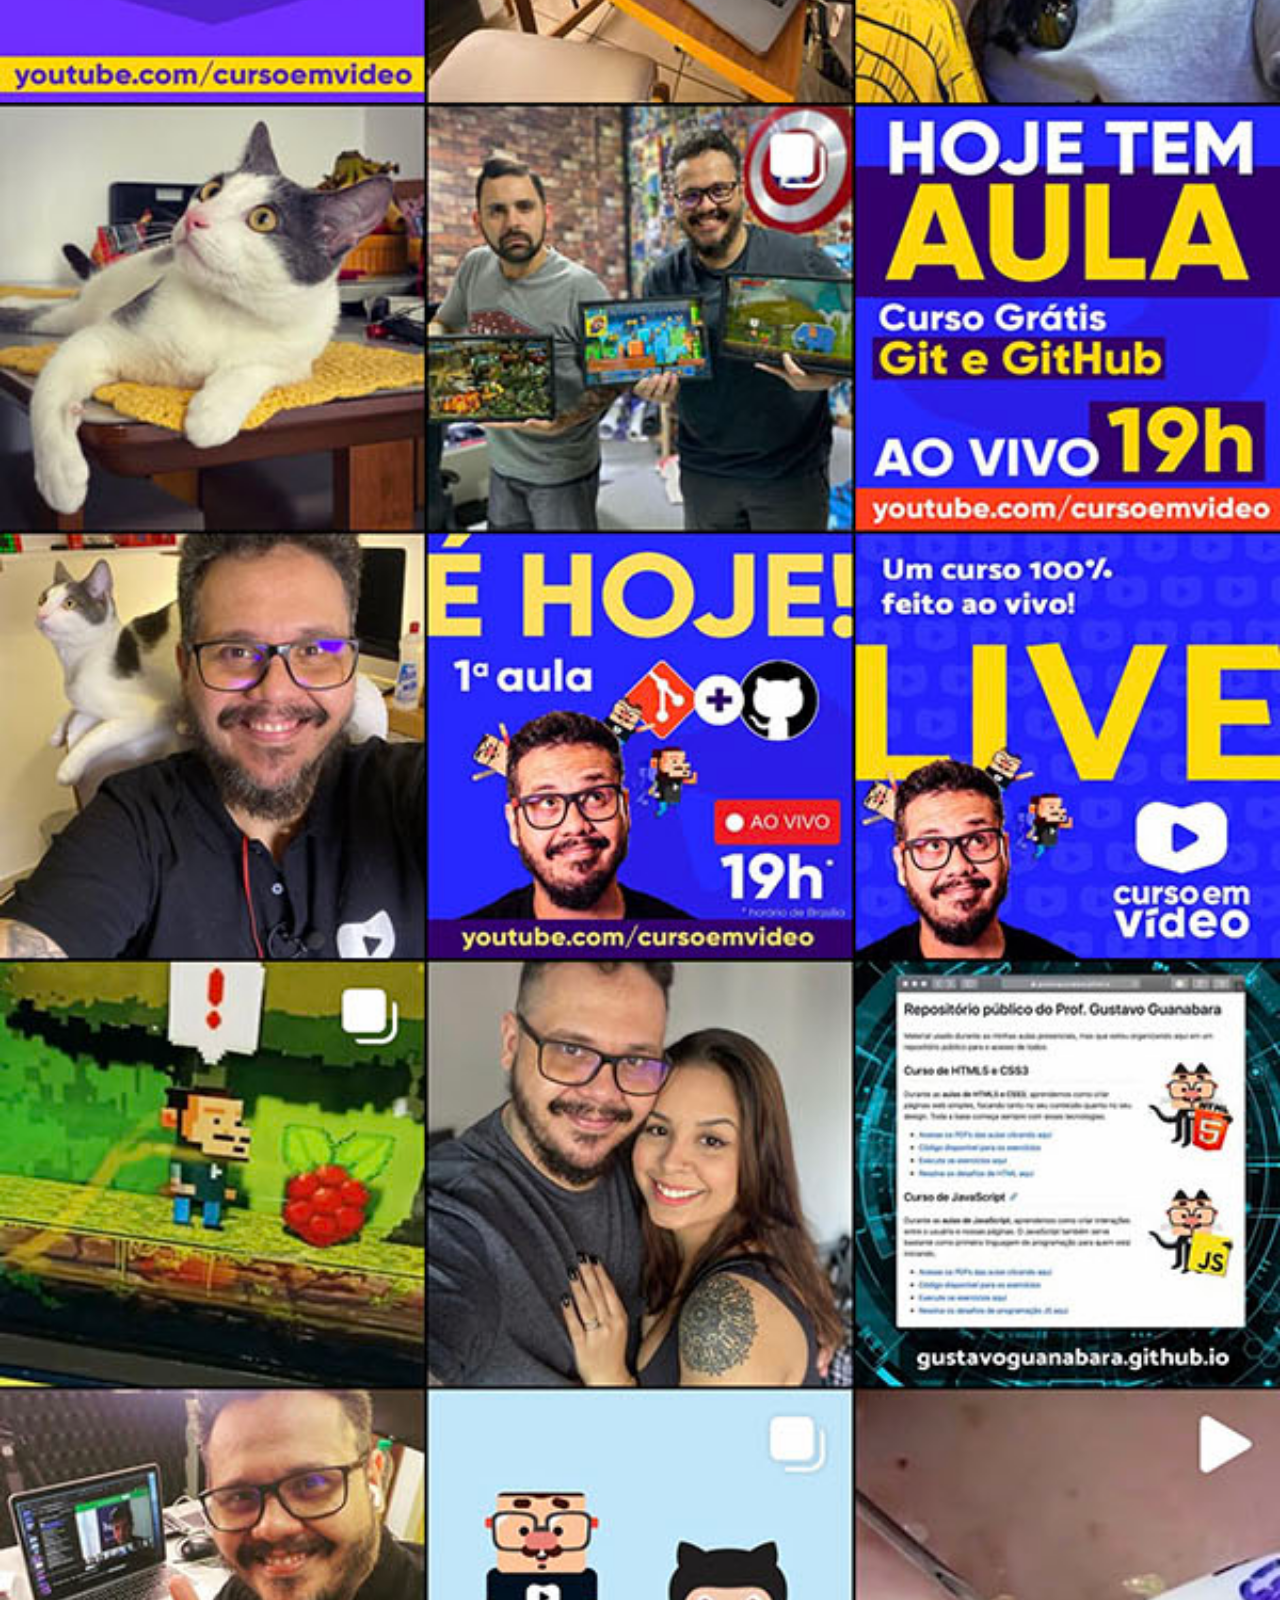
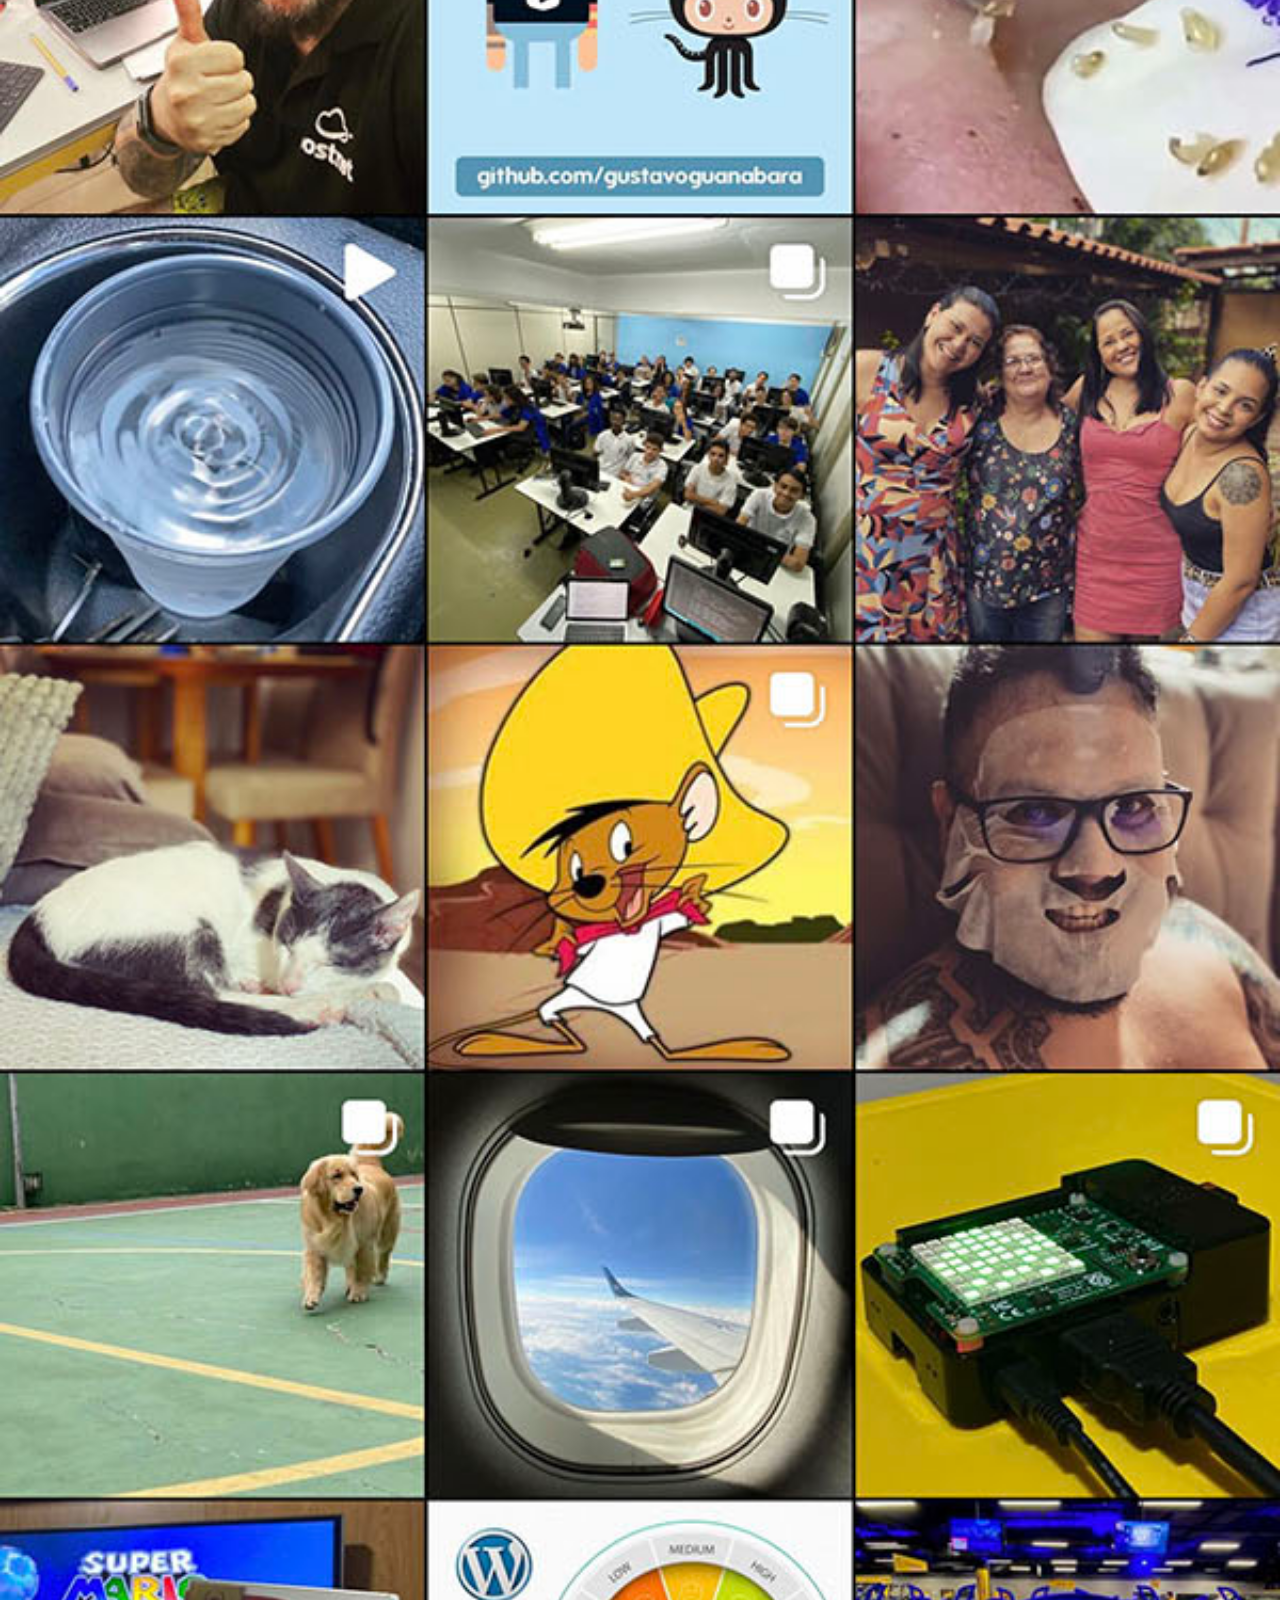
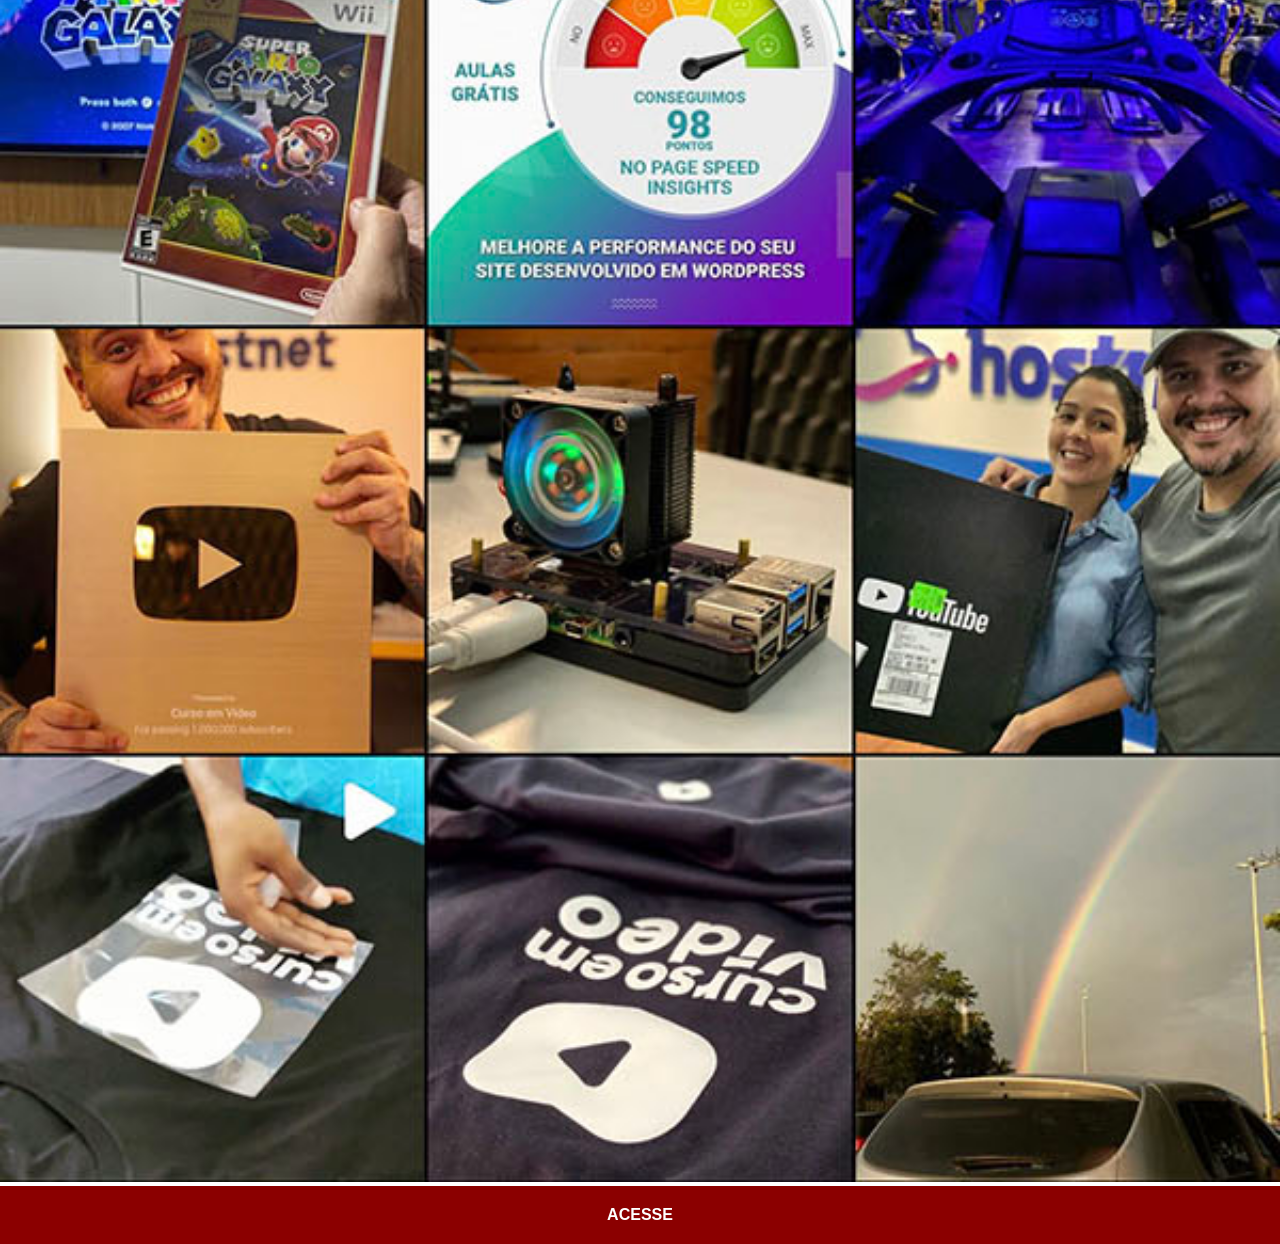
<file: instagram.html>
<!DOCTYPE html>
<html lang="pt-BR">
<head>
  <meta charset="UTF-8">
  <meta name="viewport" content="width=device-width, initial-scale=1.0">
  <link rel="stylesheet" href="estilos/social.css">
  <title>Instagram</title>
</head>
<body>
  <img src="imagens/tela-instagram.jpg" alt="Instagram">
  <a href="https://www.instagram.com/gustavoguanabara/">ACESSE</a>
</body>
</html>
</file>
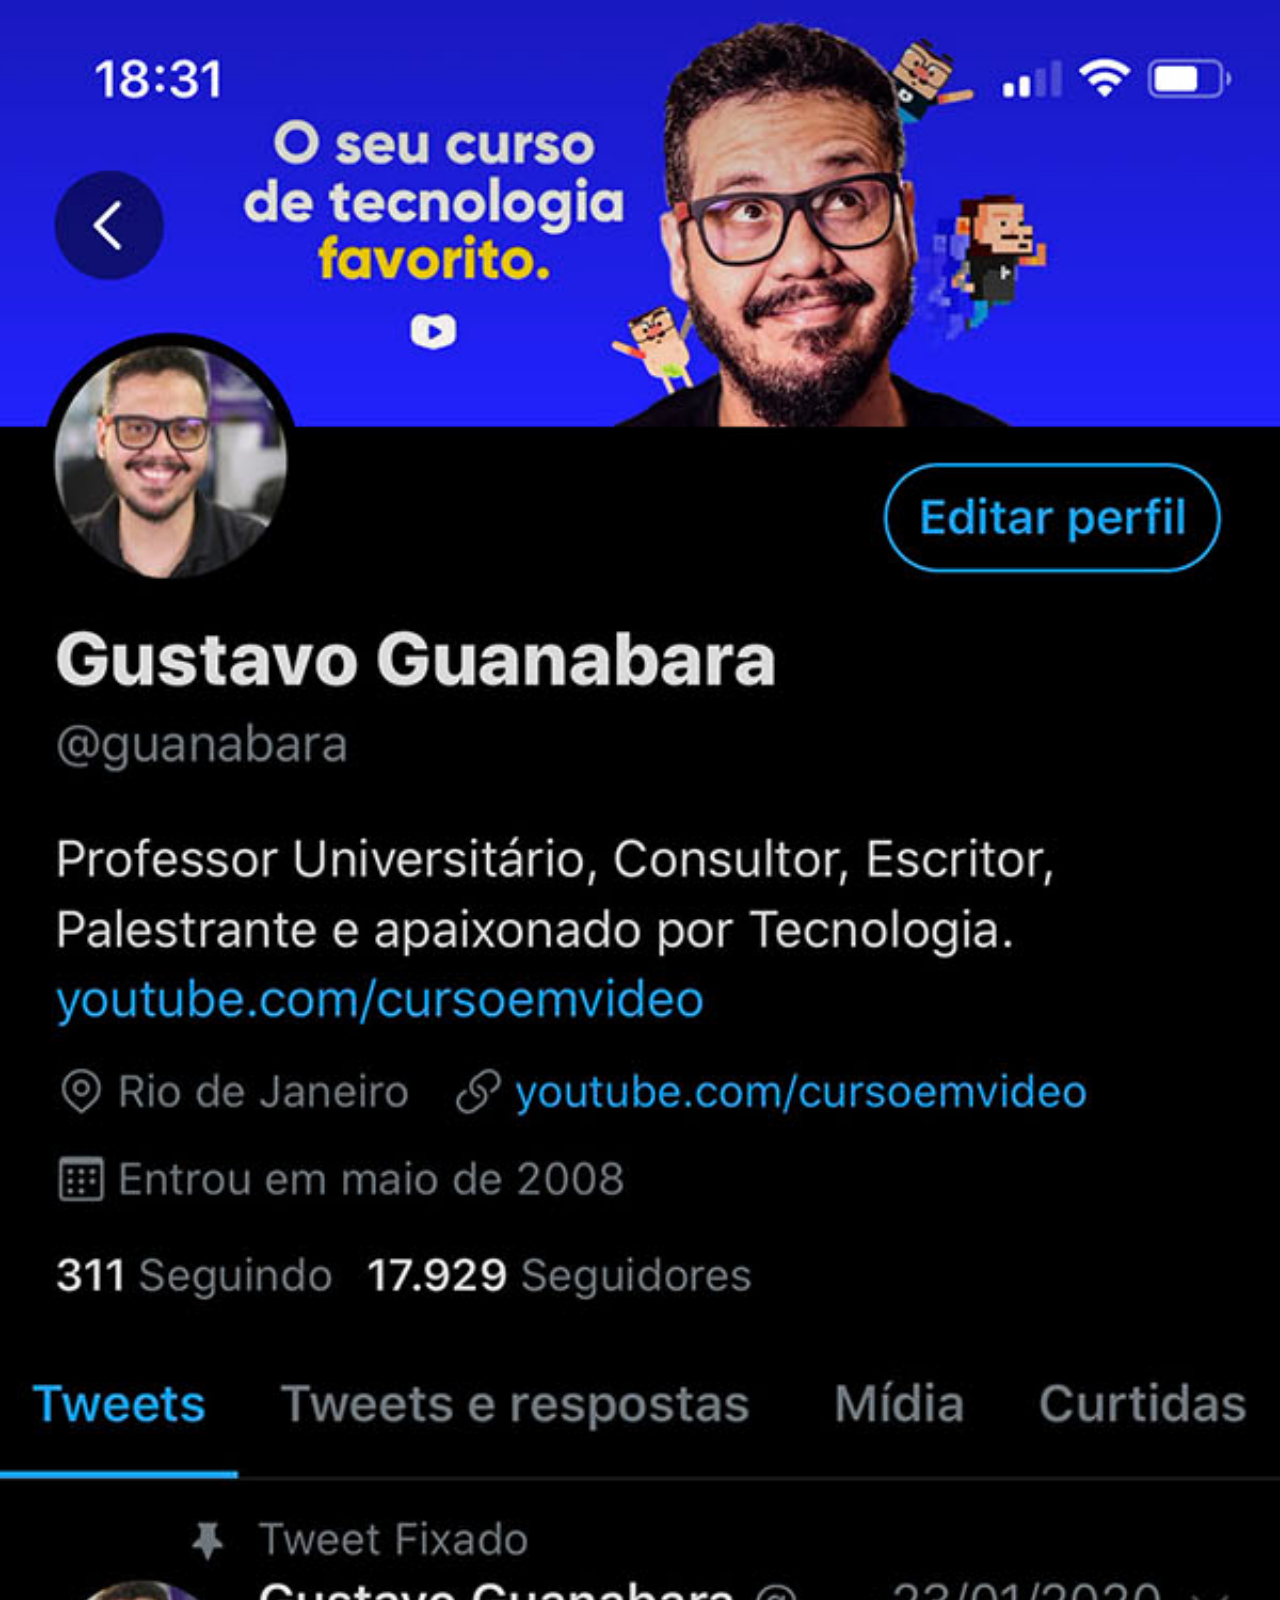
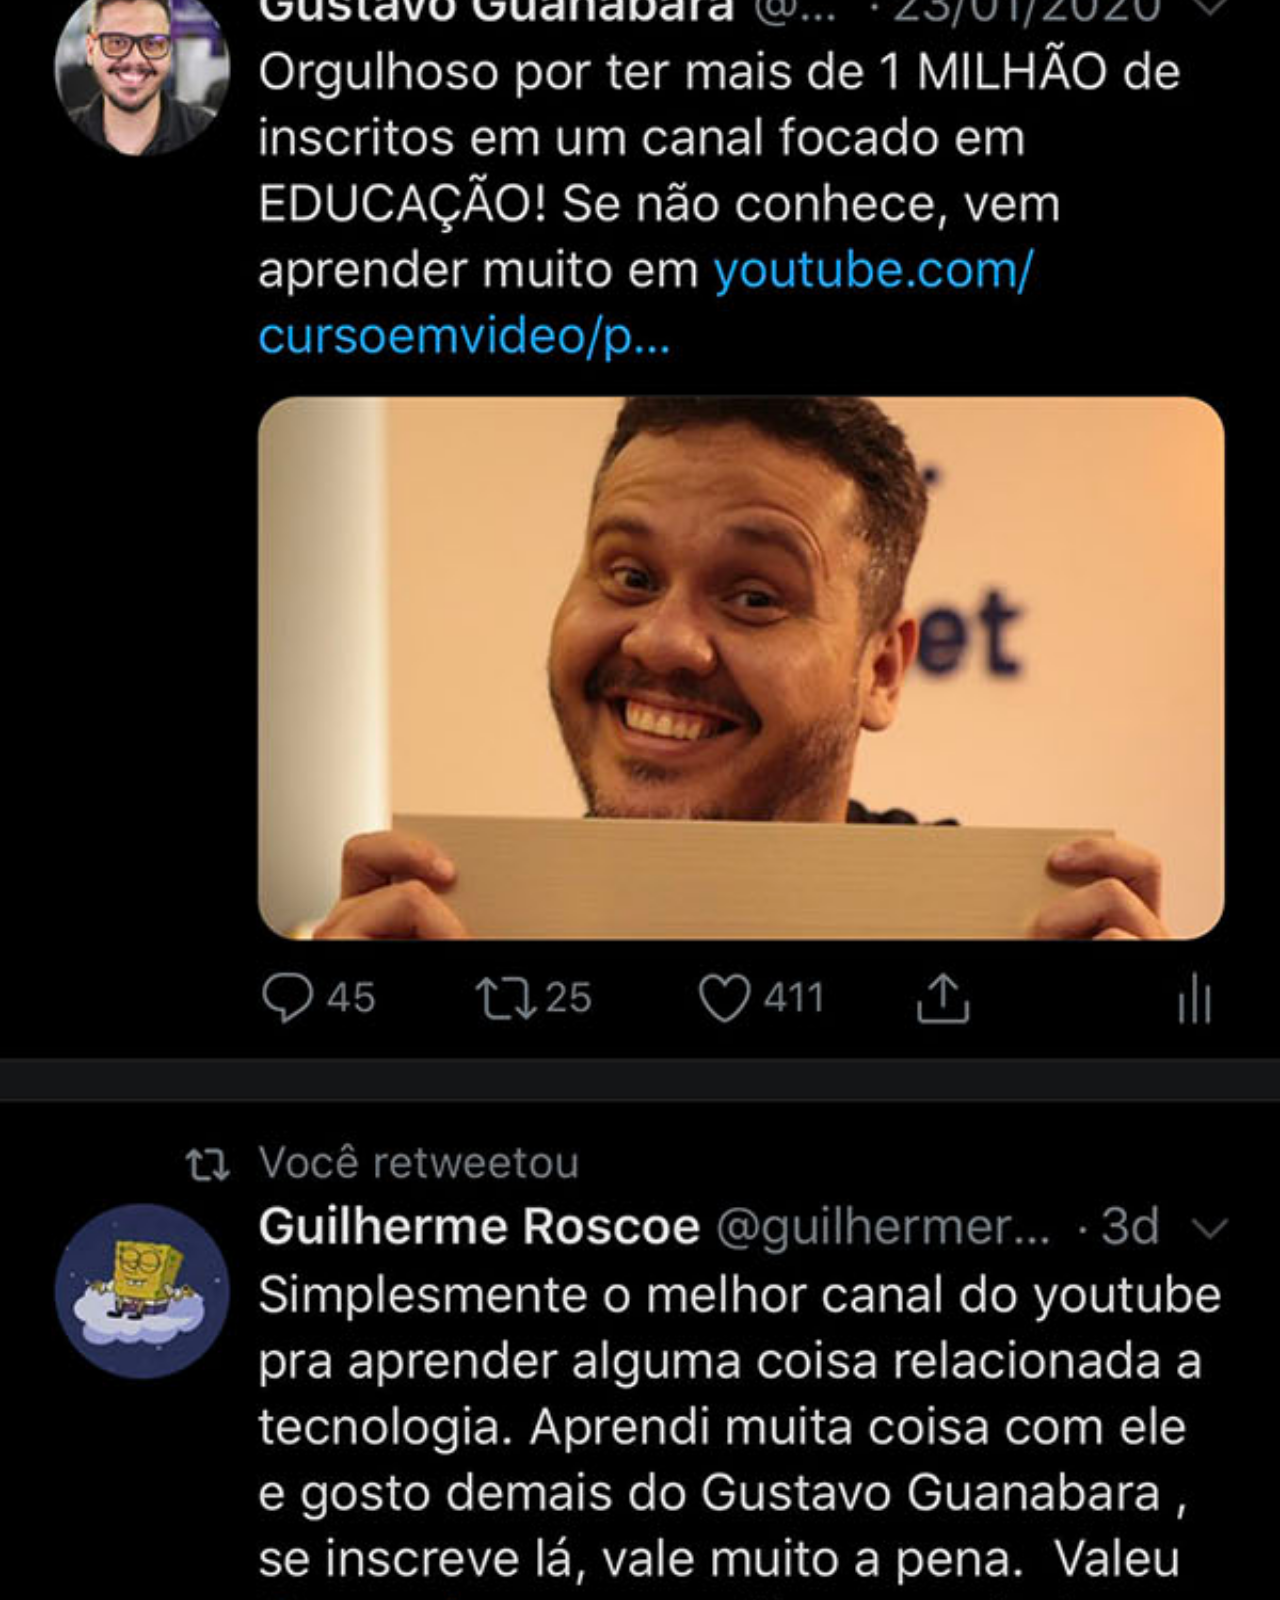
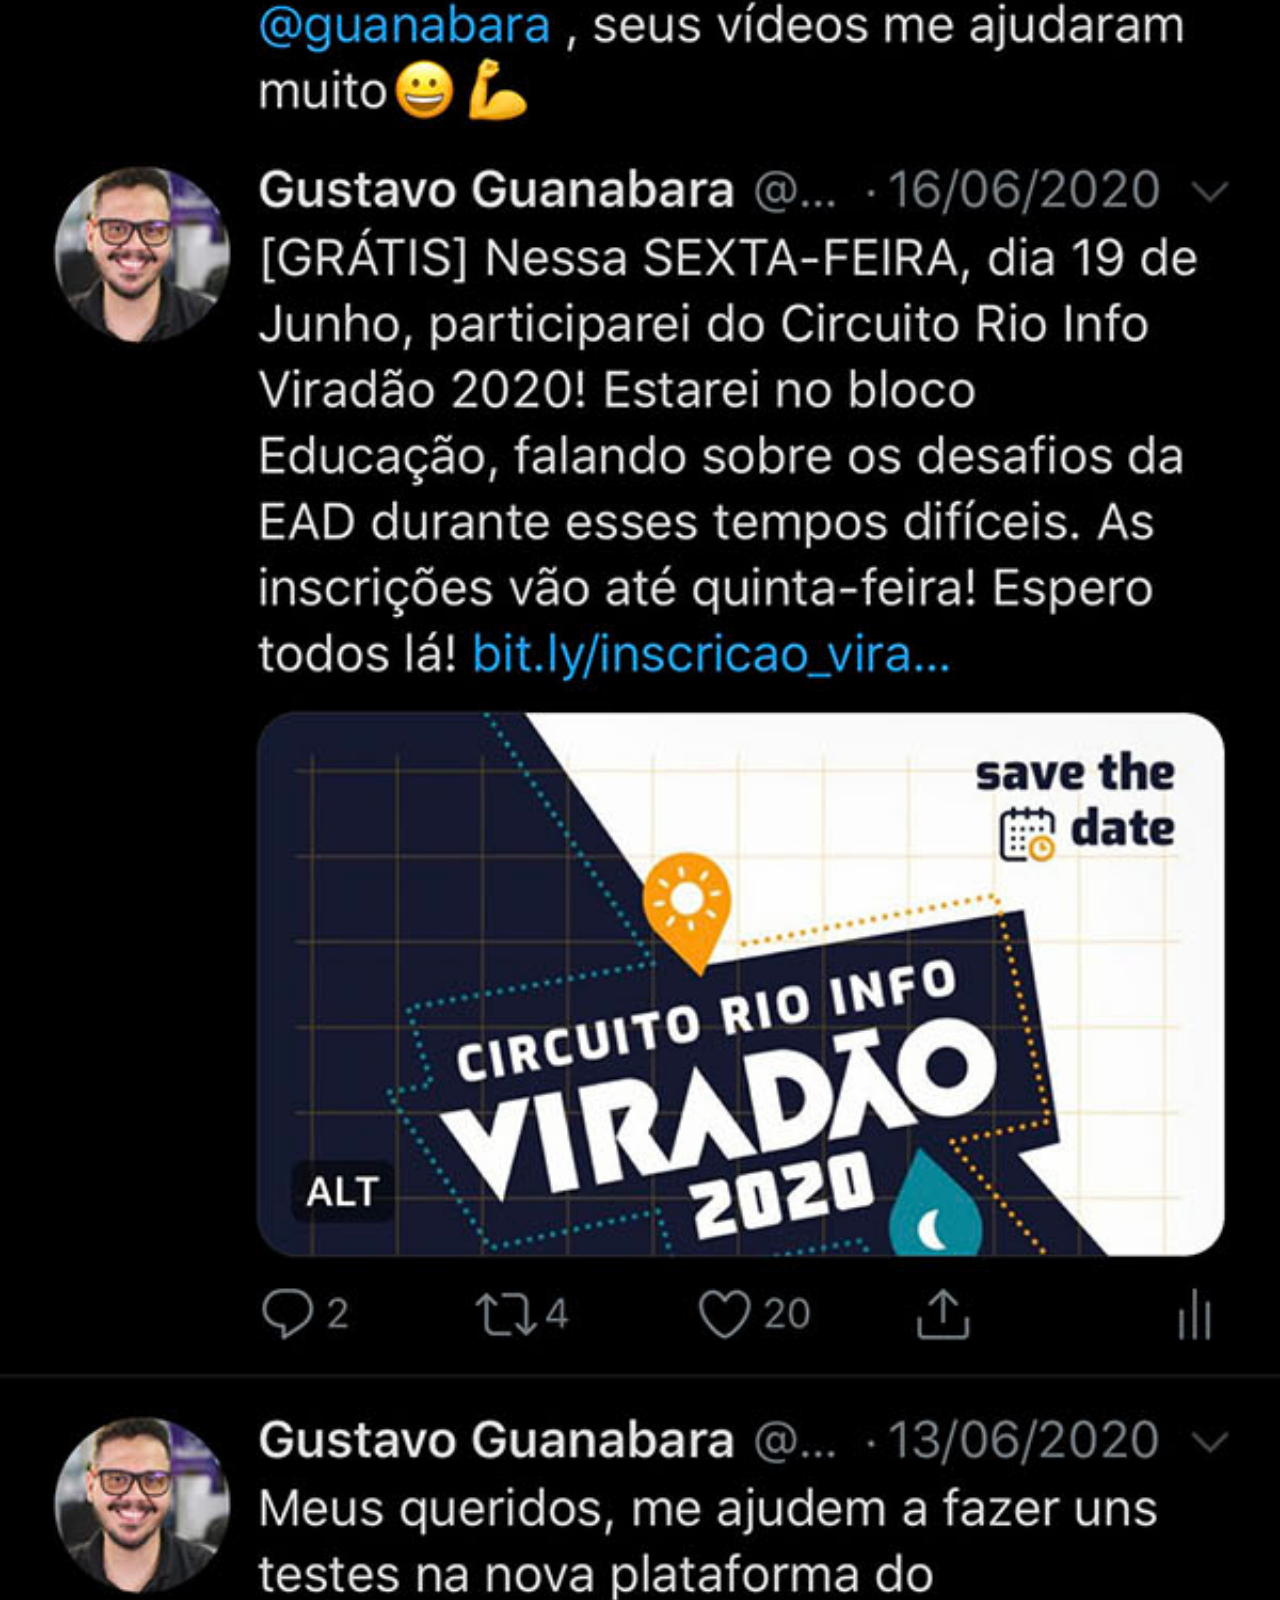
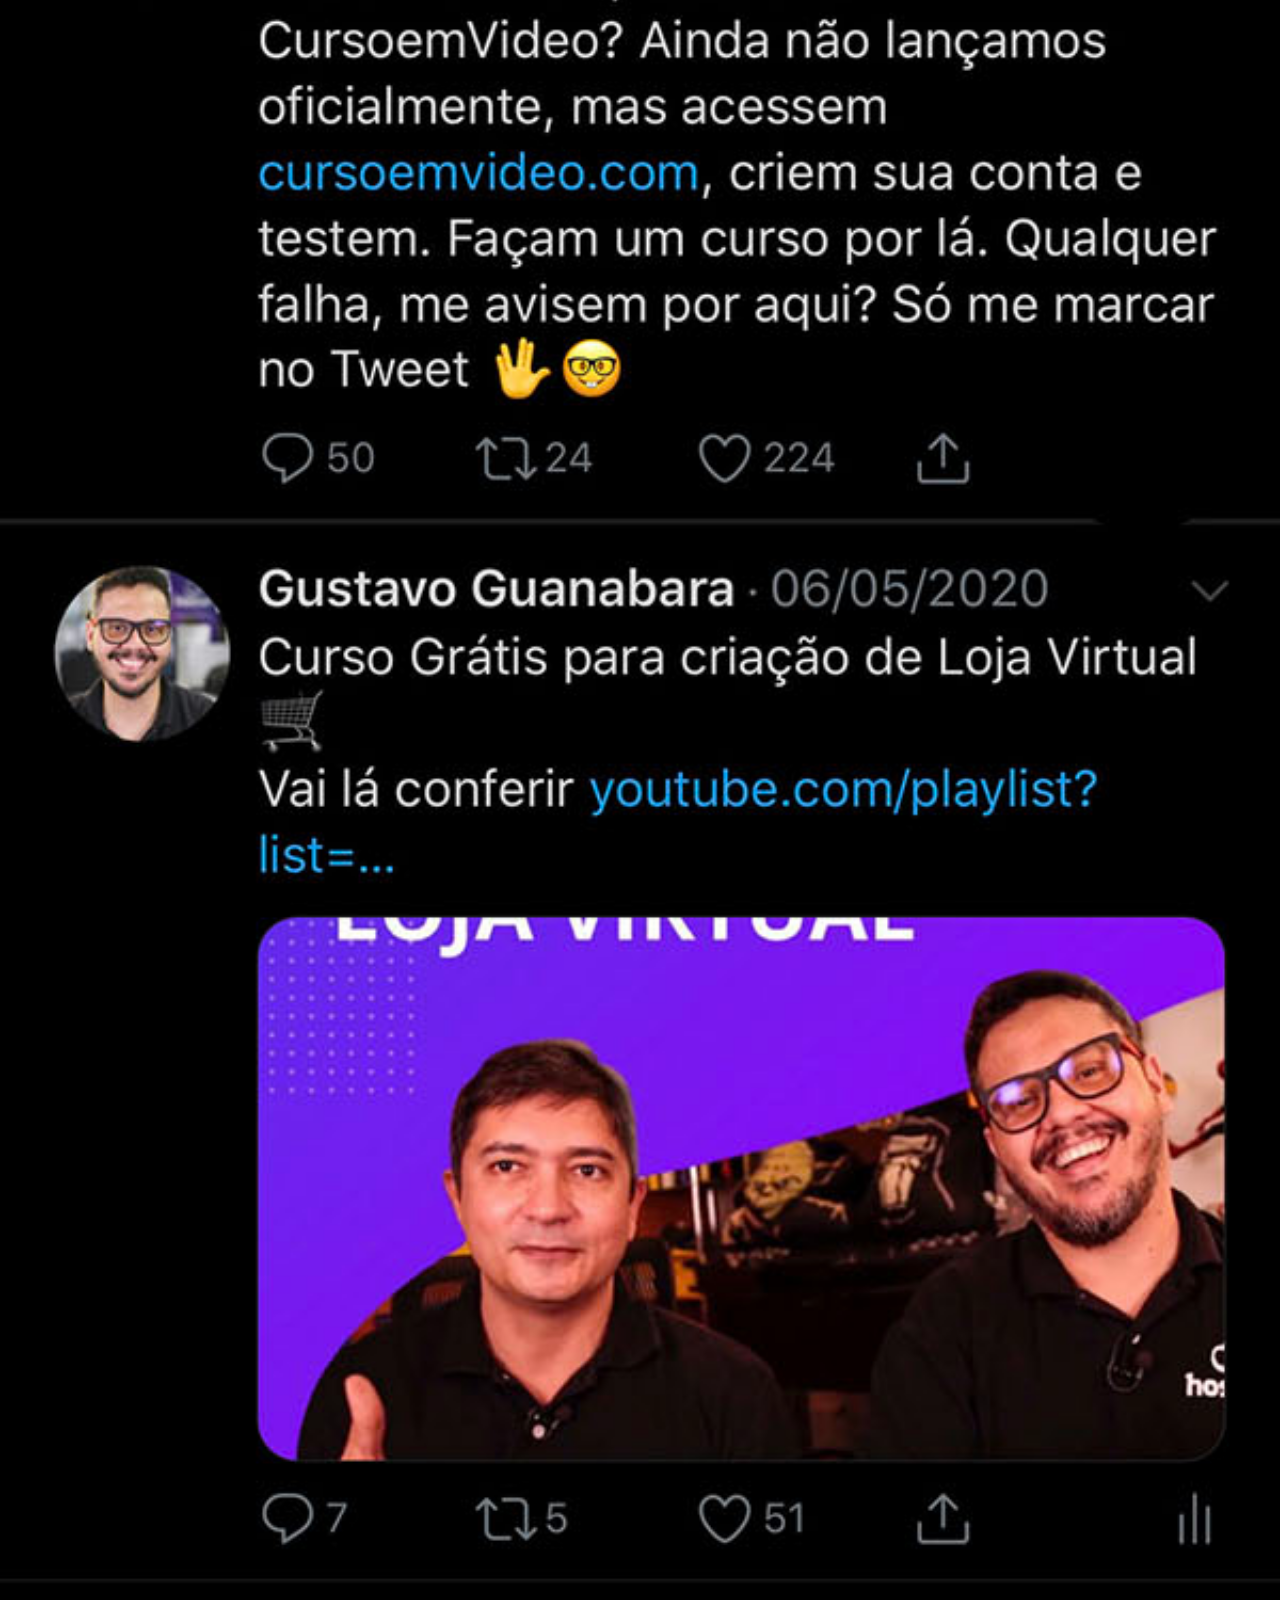
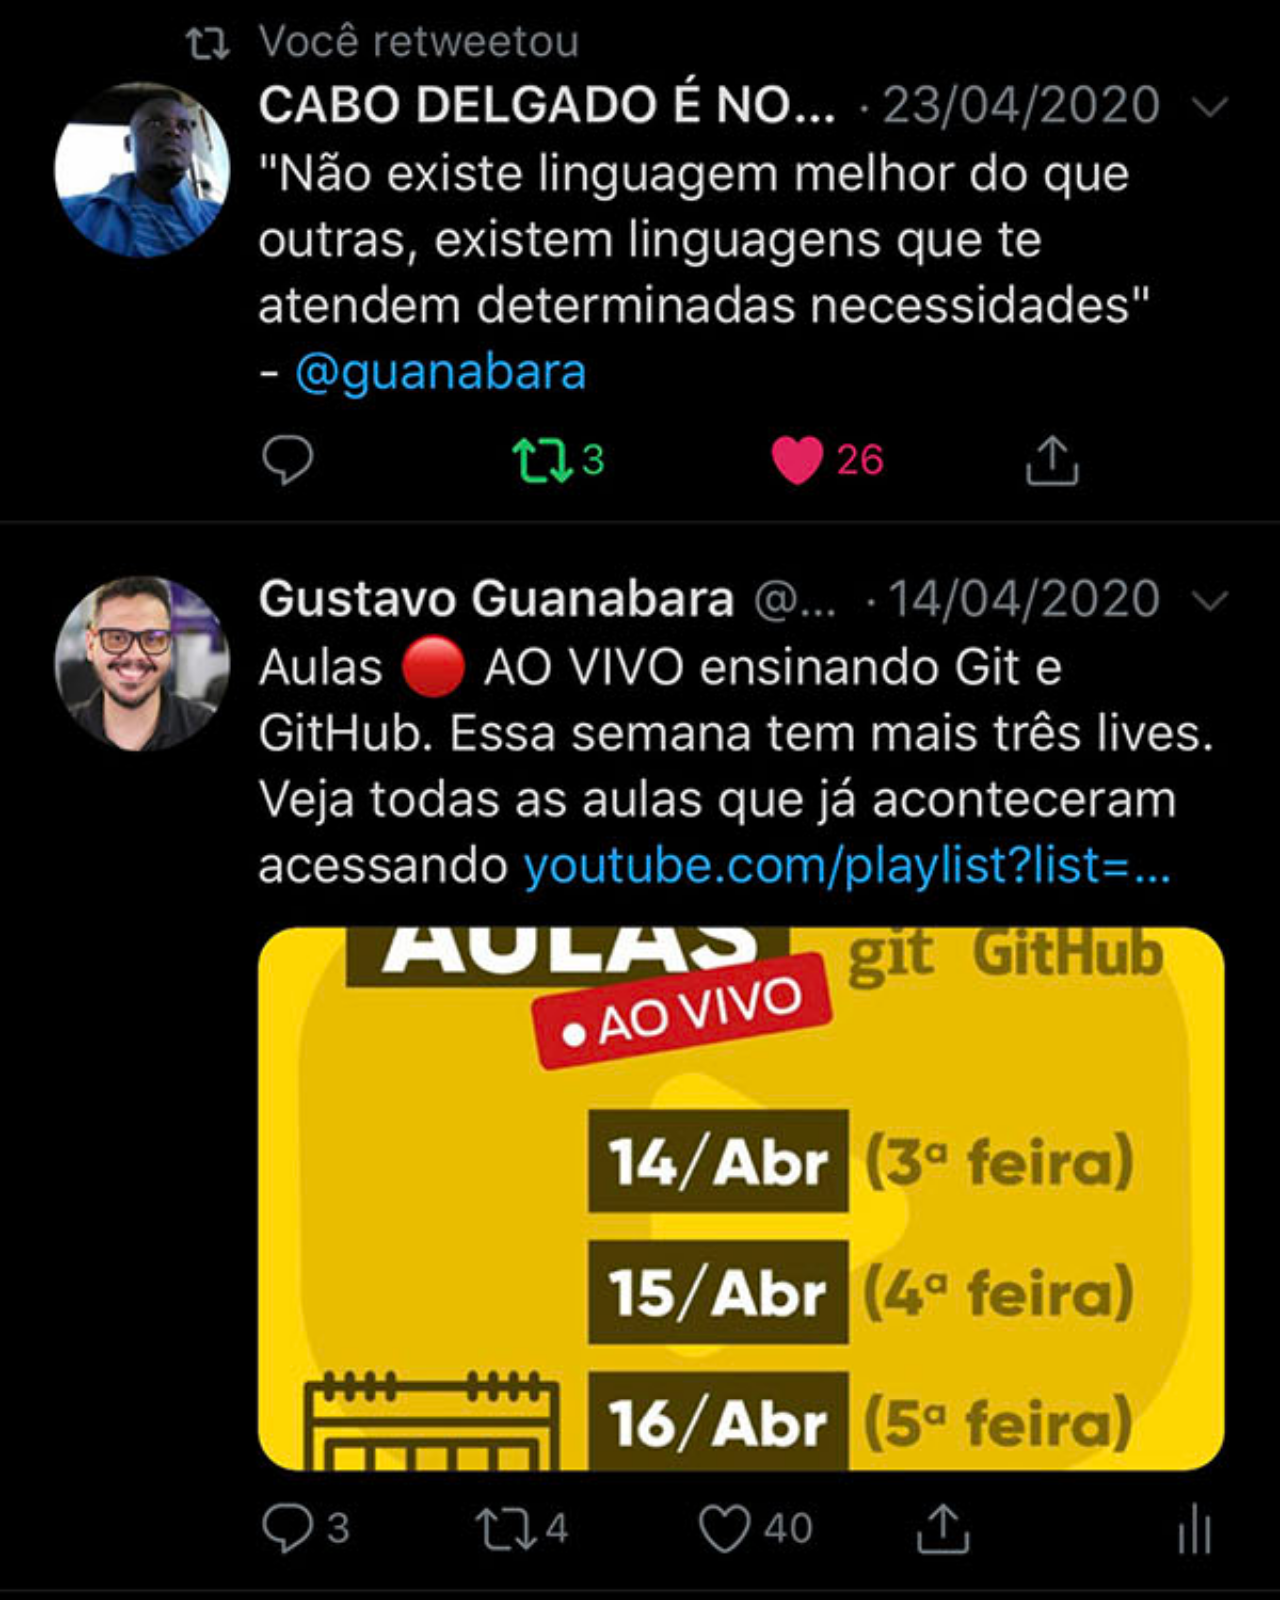
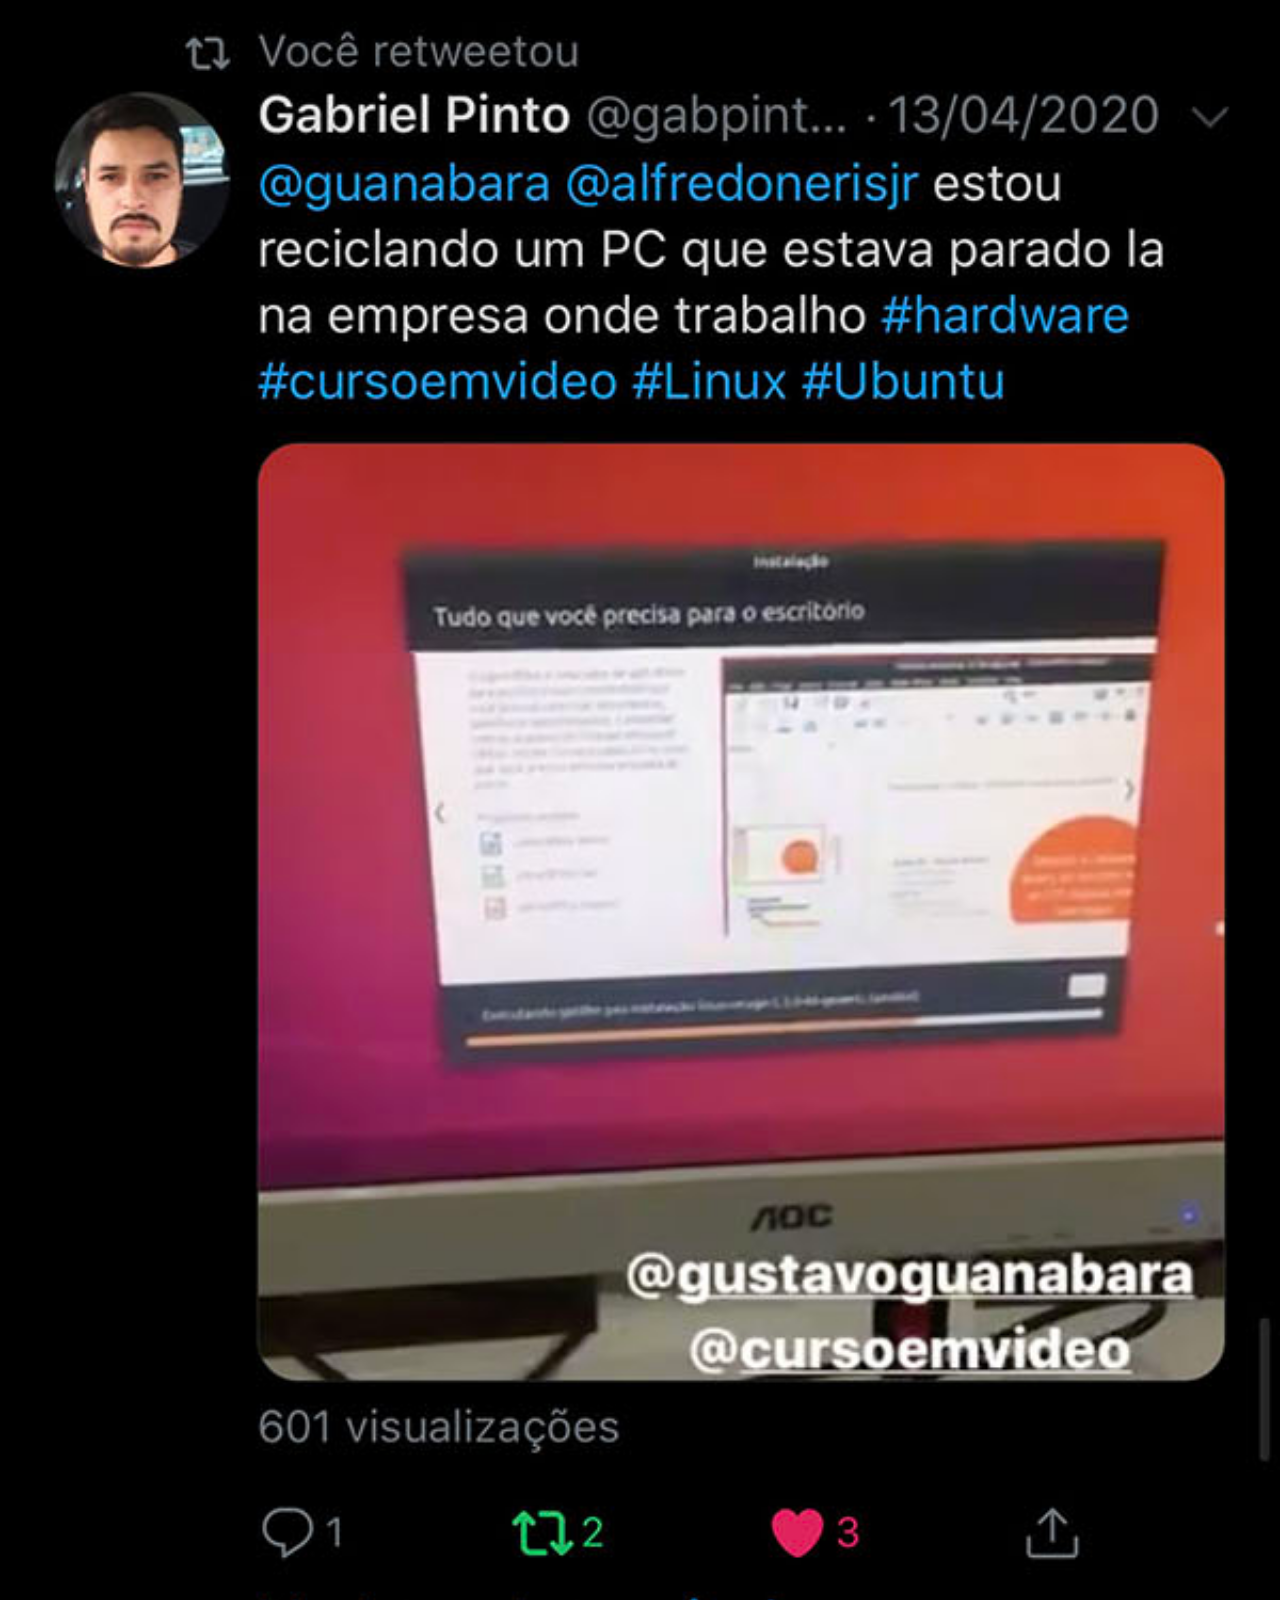
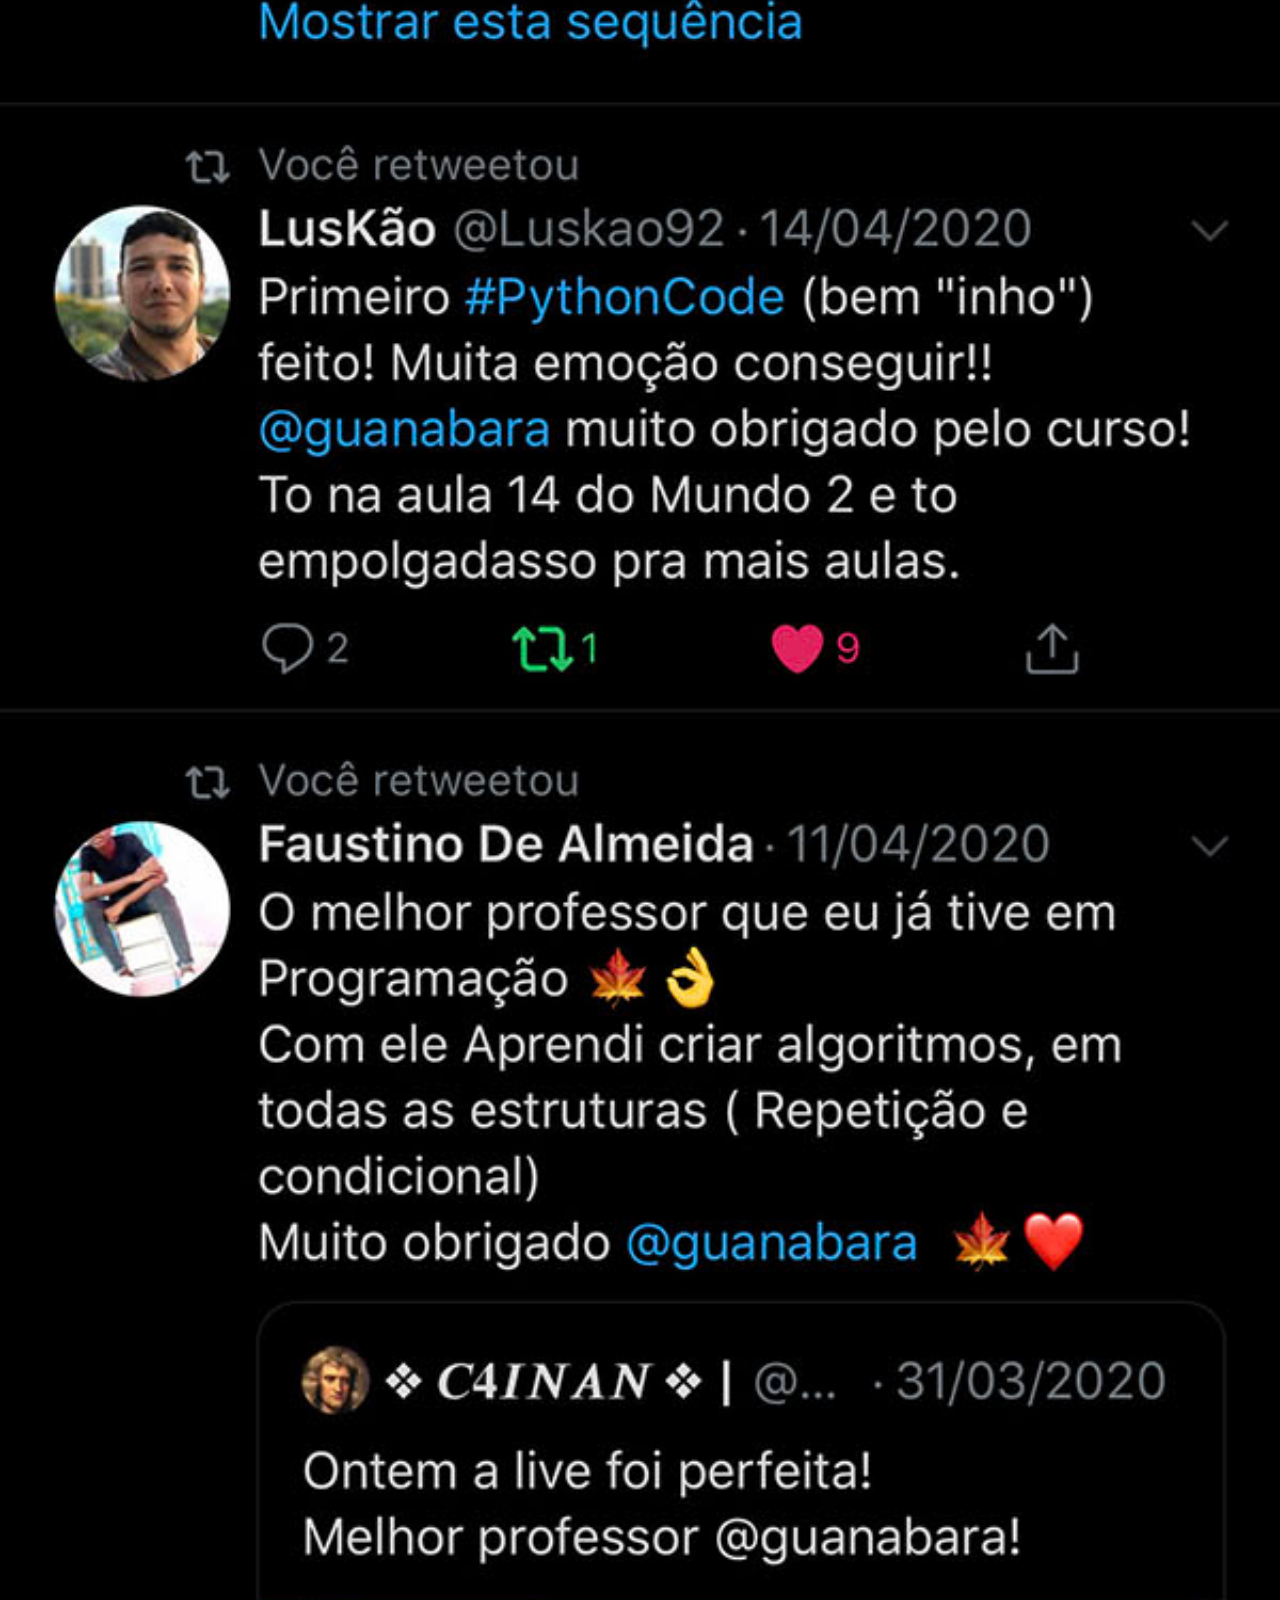
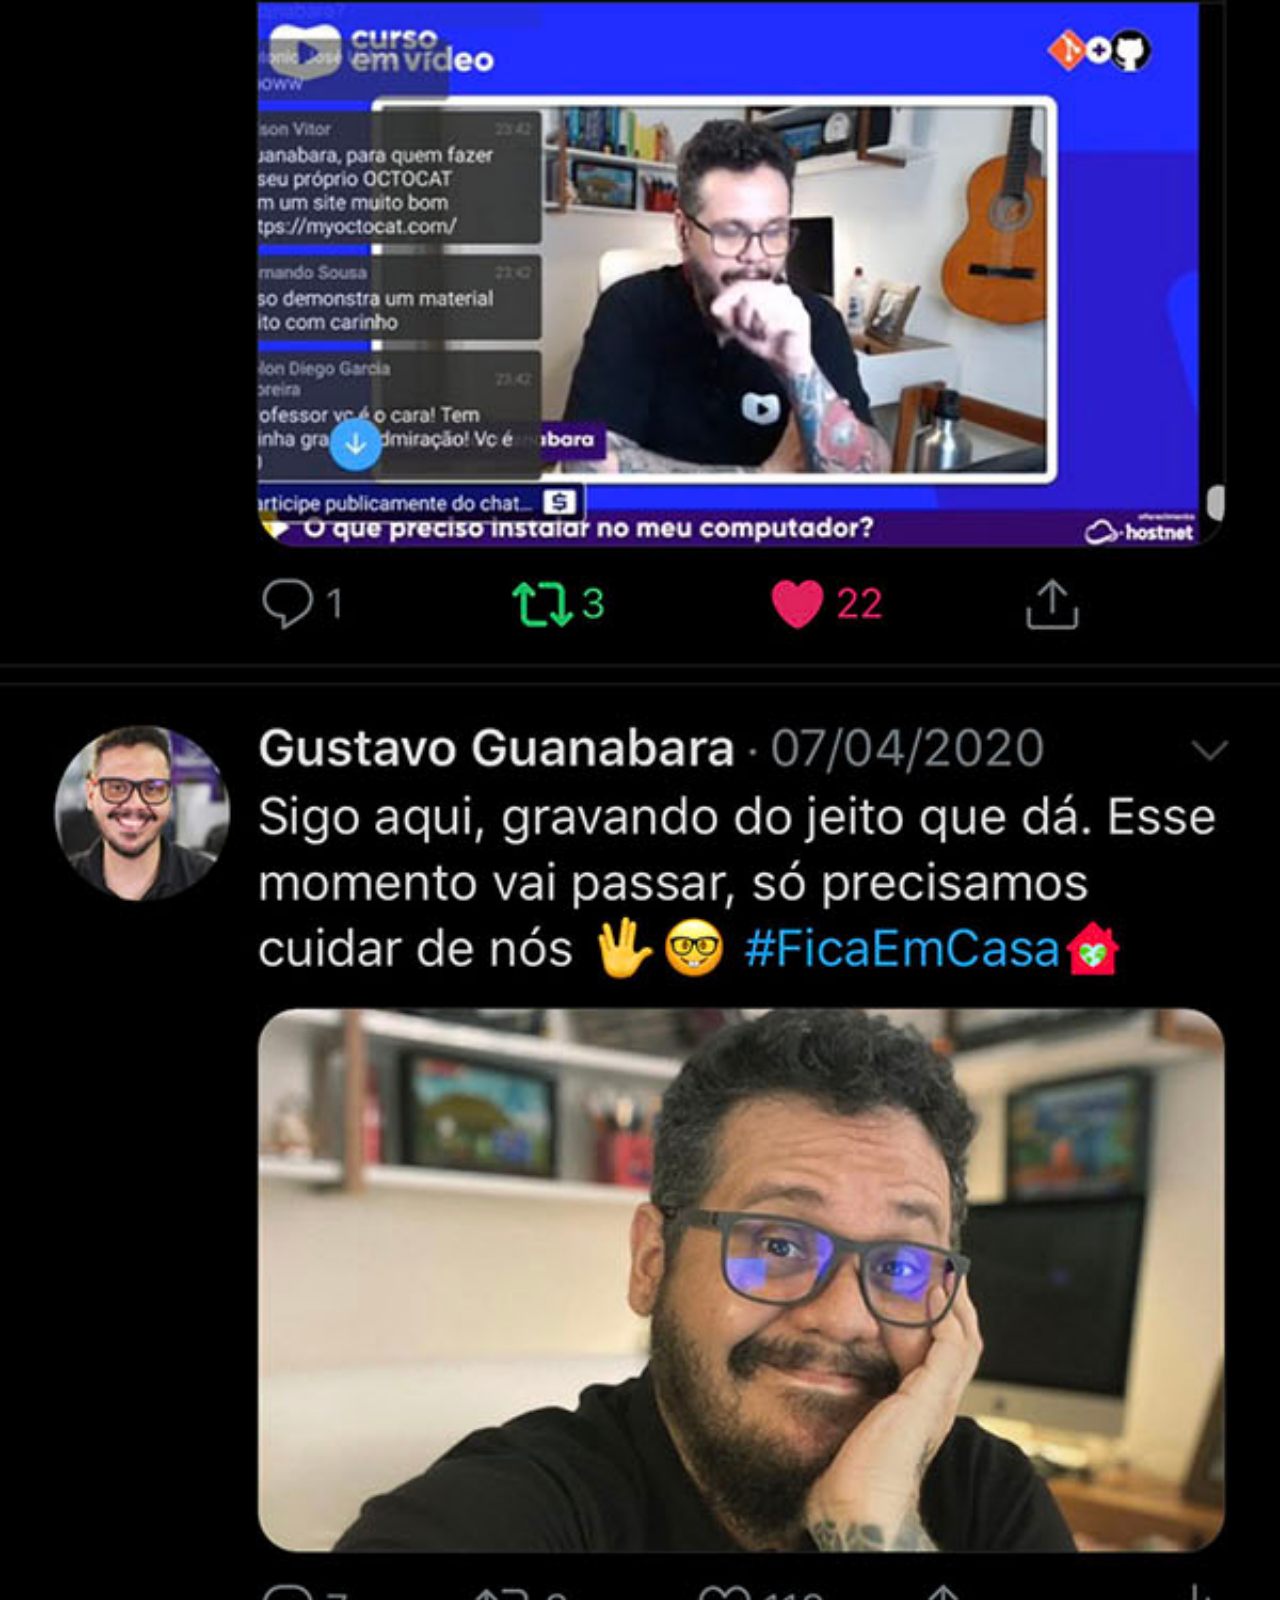
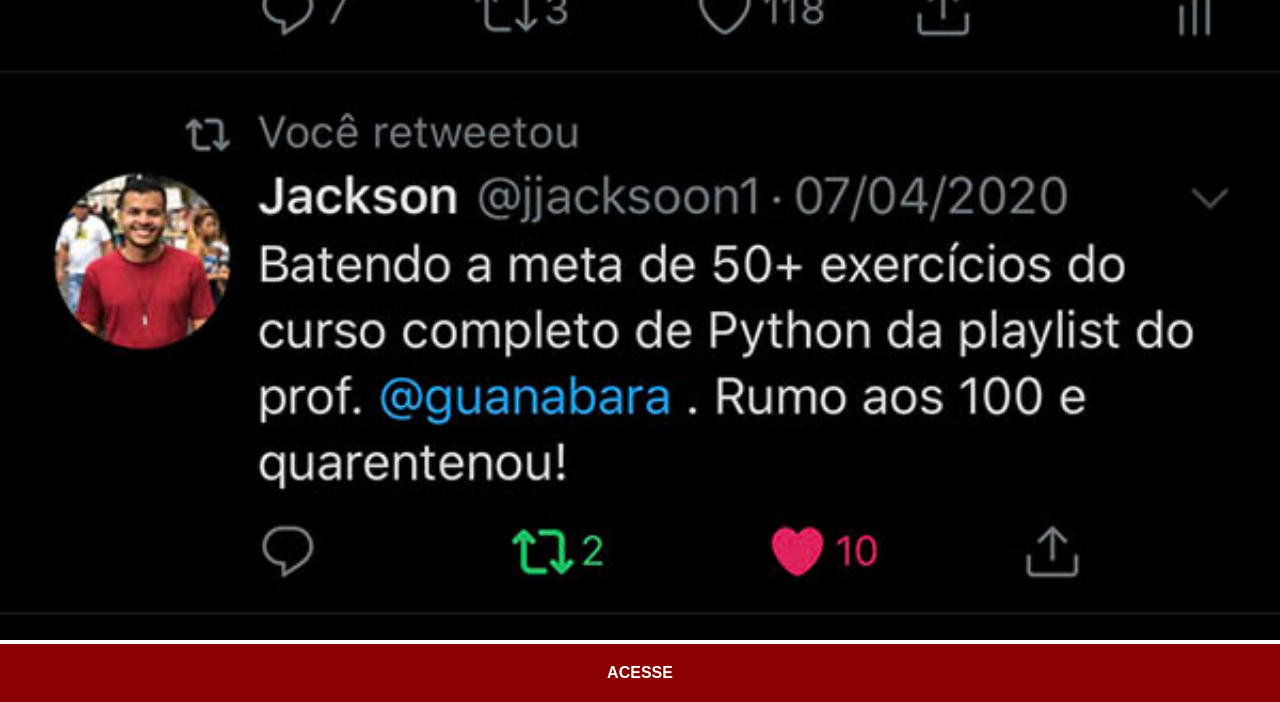
<file: x.html>
<!DOCTYPE html>
<html lang="pt-BR">
<head>
  <meta charset="UTF-8">
  <meta name="viewport" content="width=device-width, initial-scale=1.0">
  <link rel="stylesheet" href="estilos/social.css">
  <title>X</title>
</head>
<body>
  <img src="imagens/tela-twitter.jpg" alt="X">
  <a href="https://x.com/guanabara" target="_blank">ACESSE</a>
</body>
</html>
</file>
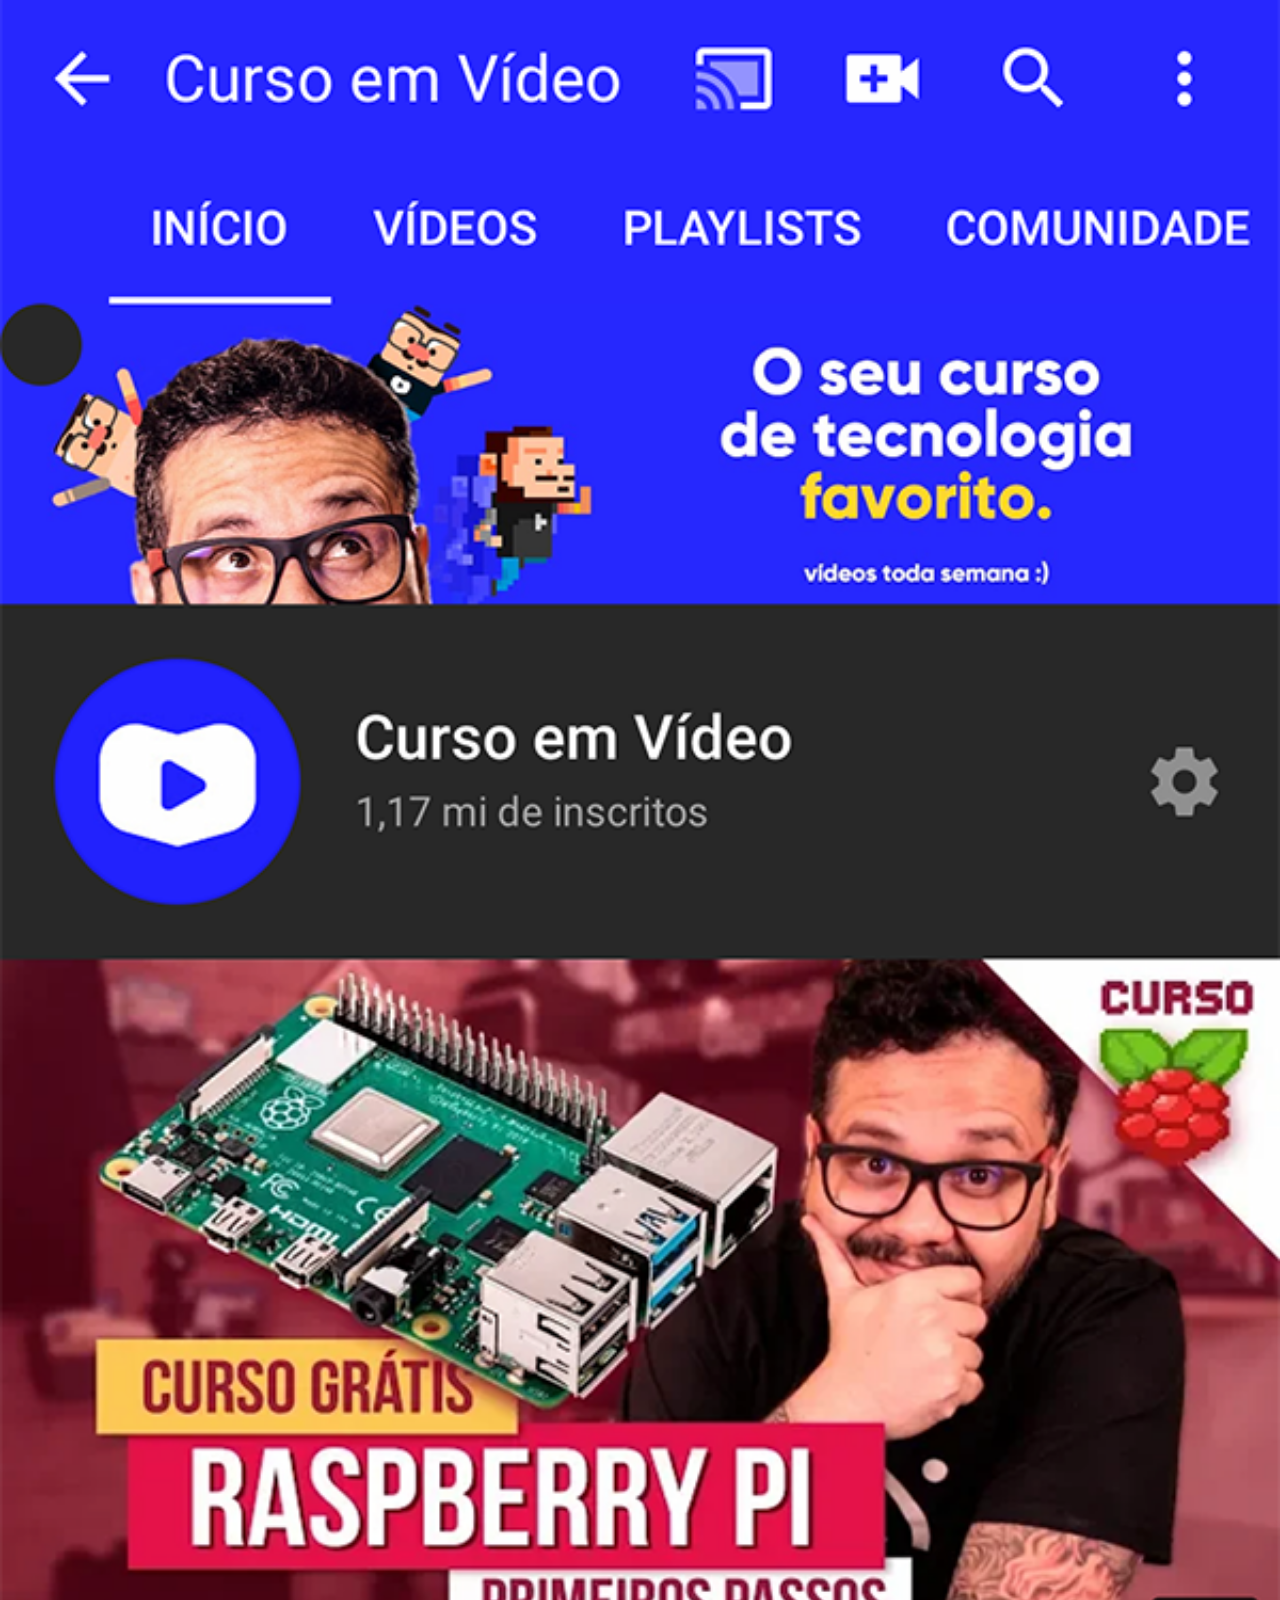
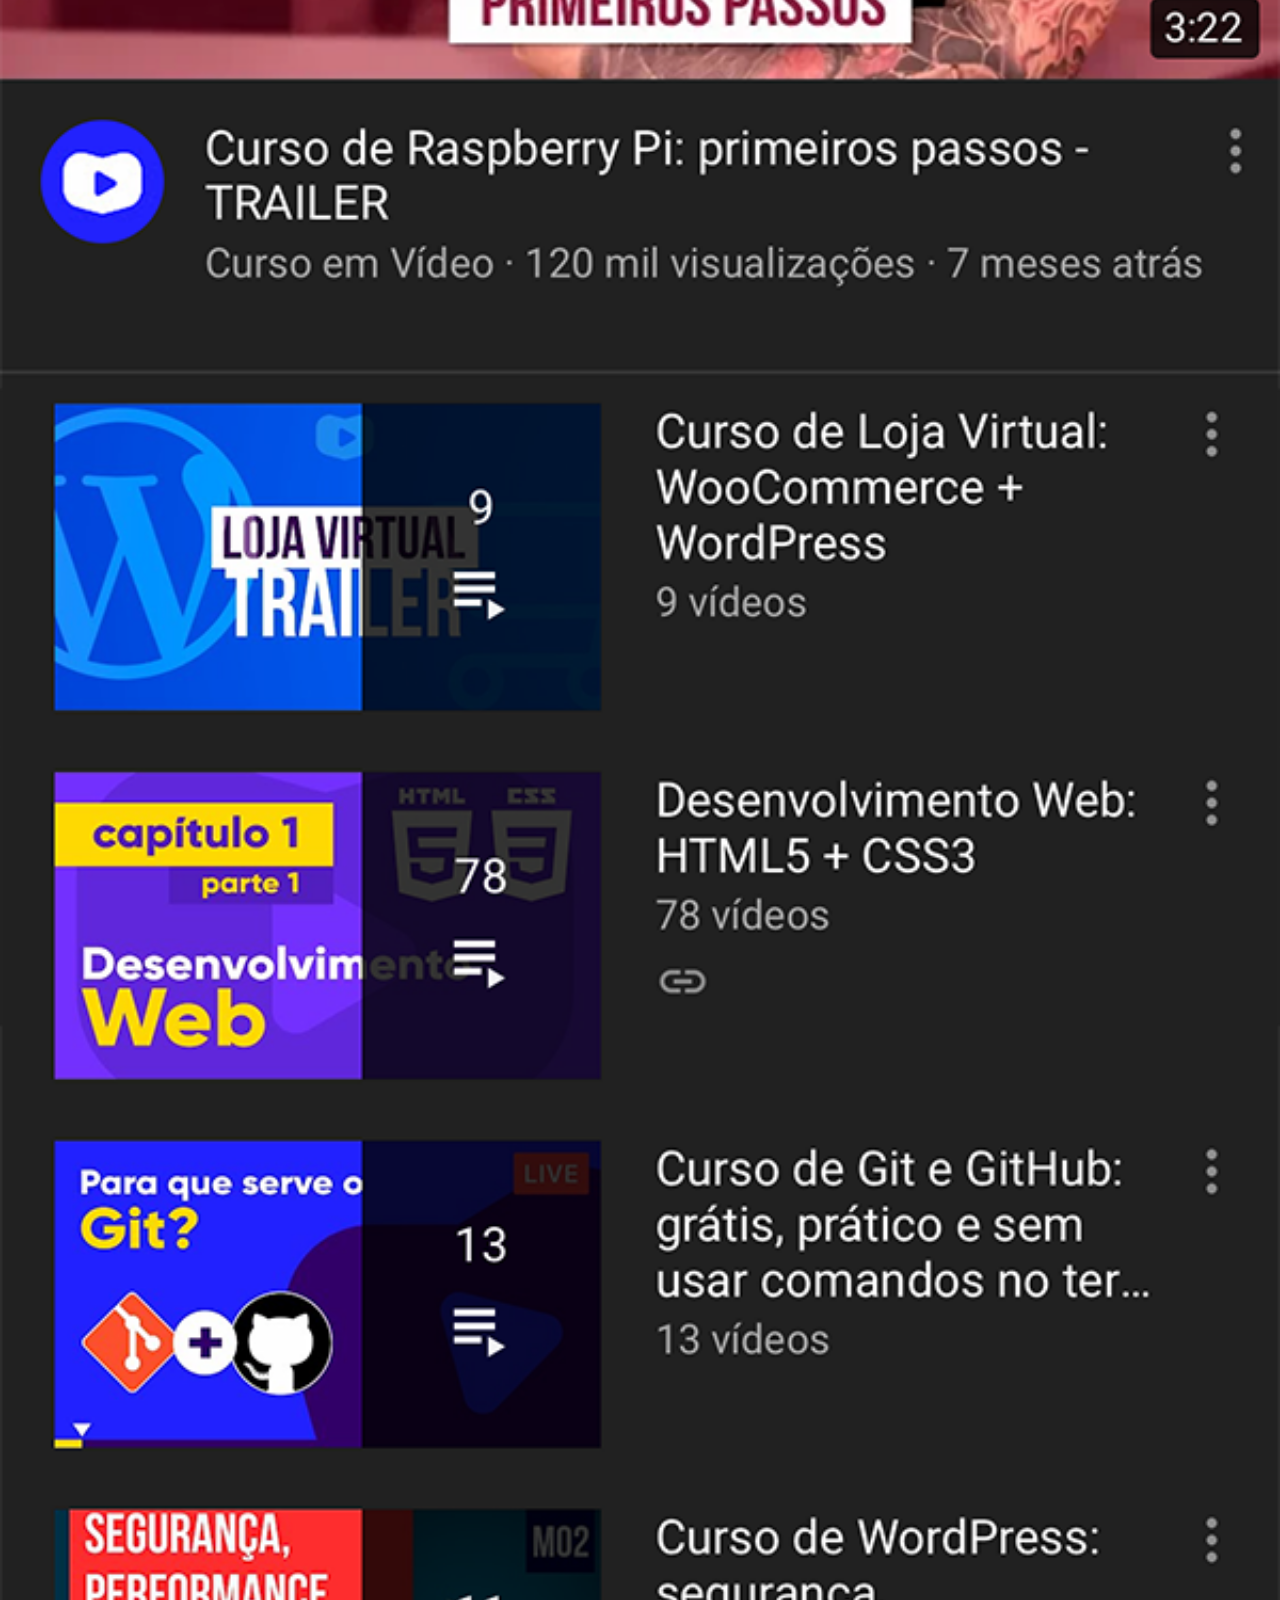
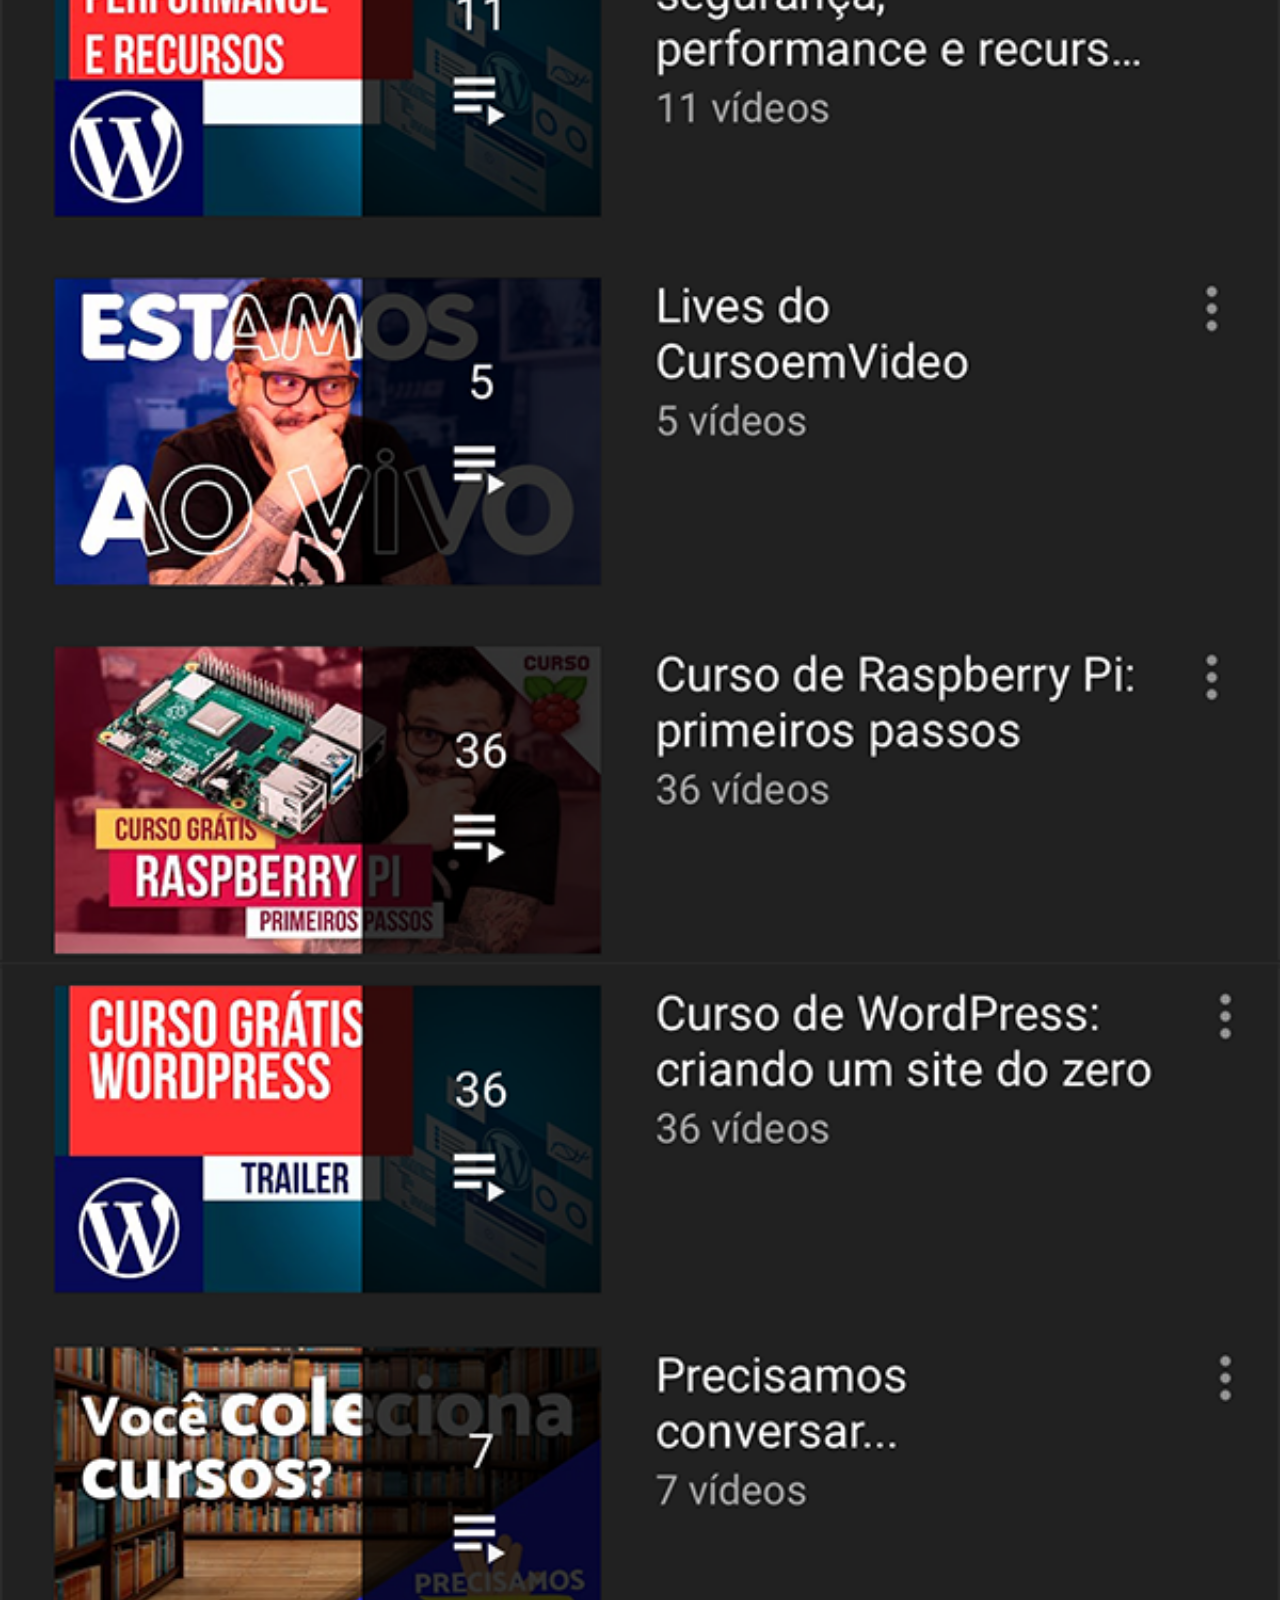
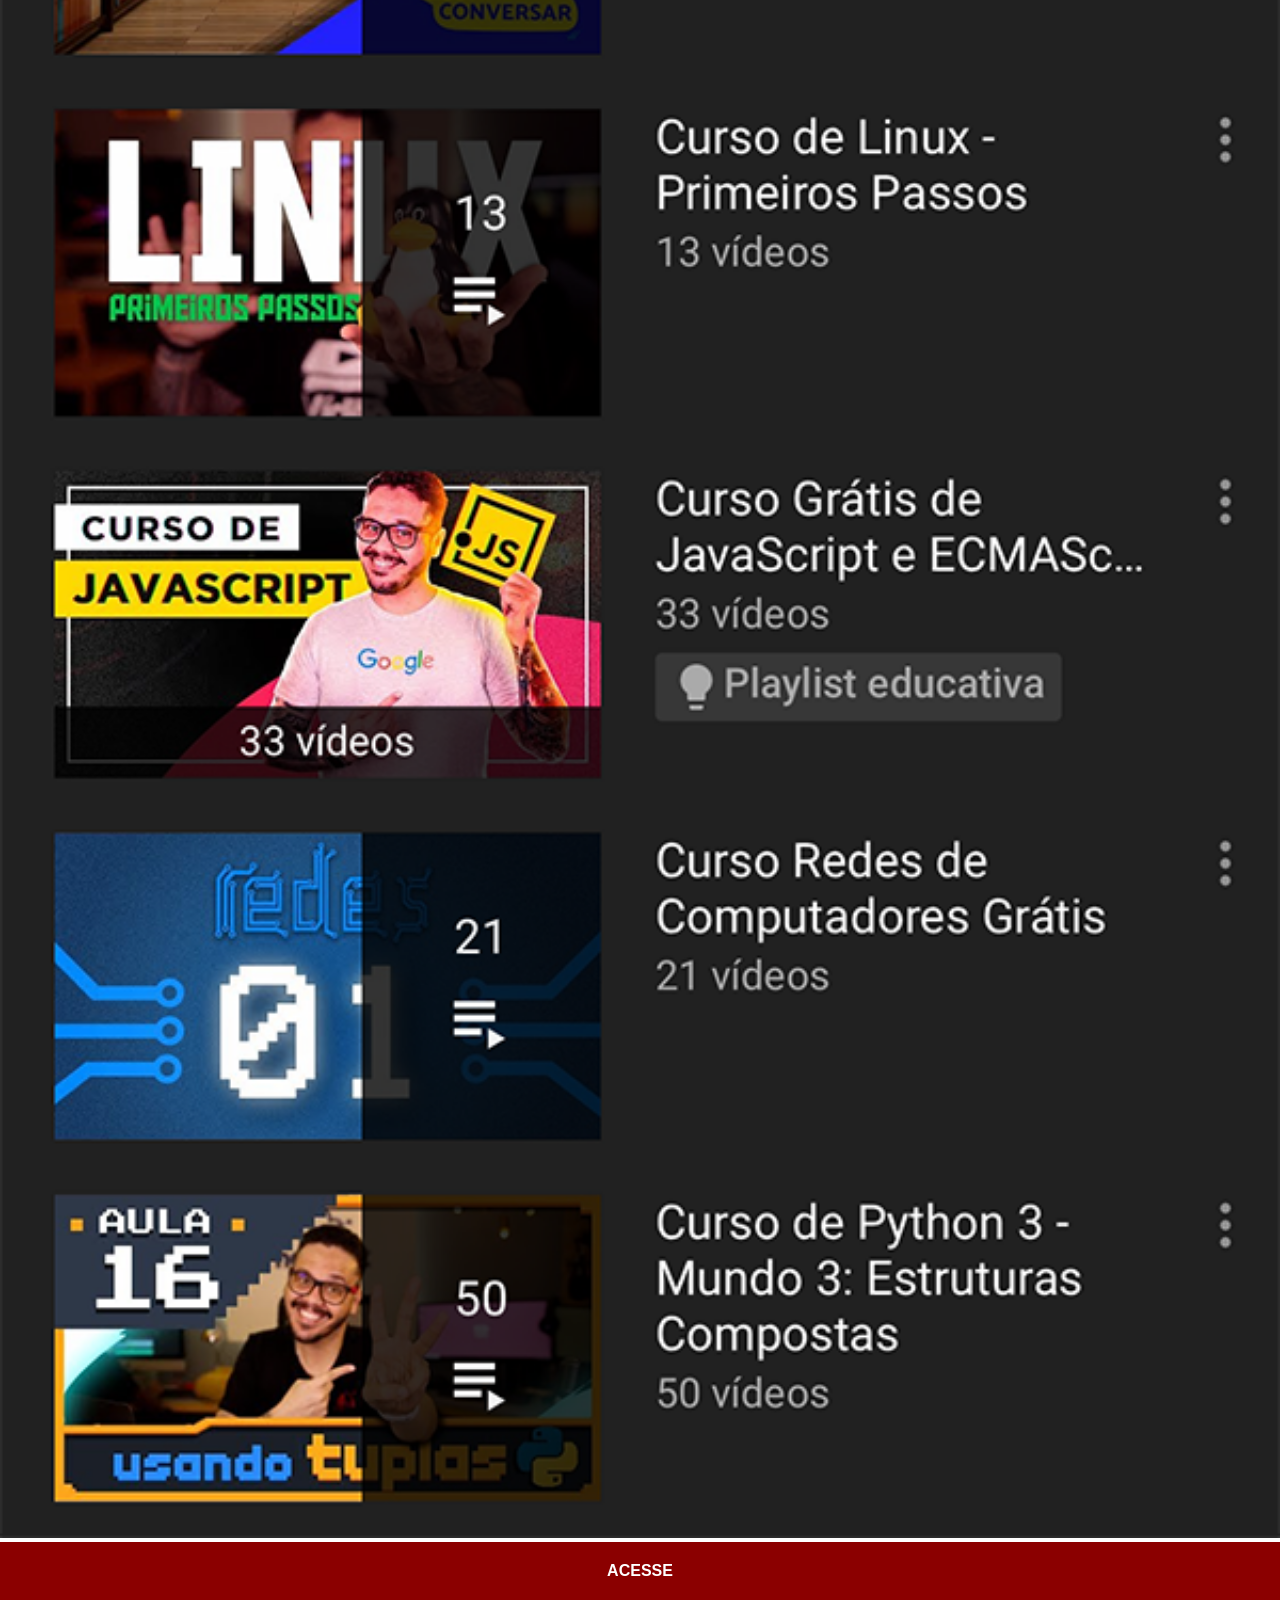
<file: youtube.html>
<!DOCTYPE html>
<html lang="pt-BR">
<head>
  <meta charset="UTF-8">
  <meta name="viewport" content="width=device-width, initial-scale=1.0">
  <link rel="stylesheet" href="estilos/social.css">
  <title>YouTube</title>
  
</head>
<body>
  <img src="imagens/tela-youtube.png" alt="YouTube">
  <a href="https://www.youtube.com/@cursoemvideo/playlists" target="_blank">ACESSE</a>
</body>
</html>
</file>
<file: estilos/style.css>
@charset "UTF-8";

* {
  margin: 0;
  padding: 0;
  font-family: Arial, Helvetica, sans-serif;
}

html, body {
  height: 100vh;
  width: 100vw;
  background-color: black;
}

body {
  background: url('../imagens/fundo-madeira.jpg') no-repeat top center;
  background-size: cover;
  background-attachment: fixed;
}

main {
  position: relative;
  height: 100vh;  
}

#telefone {
  position: absolute;
  top: 50%;
  left: 50%;
  transform: translate(-50%, -50%);

  height: 627px;
  width: 311px;
  background-color: blue;
  background: url('../imagens/frame-iphone.png') no-repeat;
}

#tela {
  position: relative;
  top: 81px;
  left: 22px;
  width: 267px;
  height: 470px;
}

#redes-sociais {
  text-align: right;
}

#redes-sociais img {
  width: 50px;
  margin: 10px;
  border-radius: 50%;
  box-shadow: 2px 2px 5px rgba(0, 0, 0, 0.400);
  box-sizing: border-box;
}

#redes-sociais img:hover {
  border: 2px solid rgba(255, 255, 255, 0.637);
  transform: translate(-3px, -3px);
  box-shadow: 5px 5px 10px rgba(0, 0, 0, 0.616);
  transition: transform .3s, border 1s;
}
</file>
<file: estilos/social.css>
@charset "UTF-8";

* {
        margin: 0;
        padding: 0;
        font-family: Arial, Helvetica, sans-serif;
    }

    ::-webkit-scrollbar {
      width: 0px;
    }
    img {
      width: 100vw;
    }
    a {
      display: block;
      background-color: darkred;
      color: white;
      padding: 20px;
      text-align: center;
      font-weight: bolder;
      text-decoration: none;
    }
    a:hover {
      background-color: red;
    }
</file>
